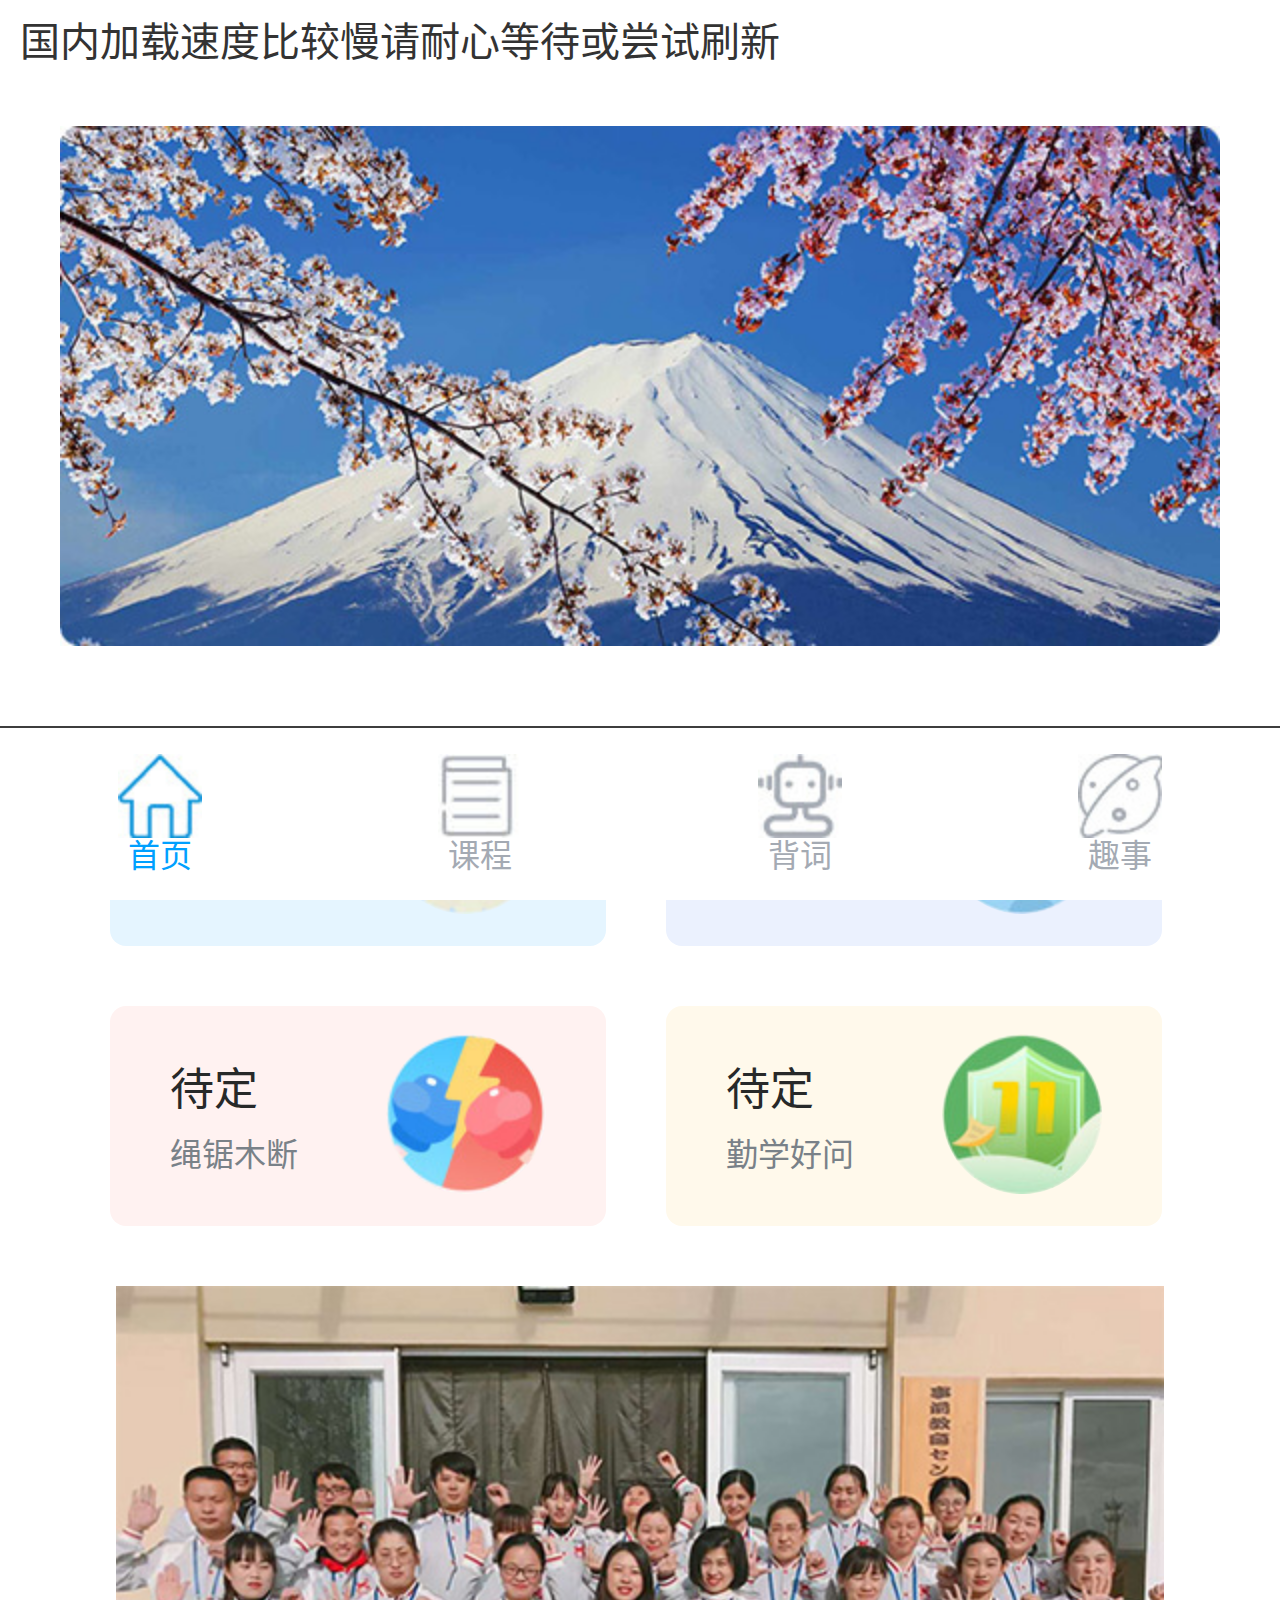
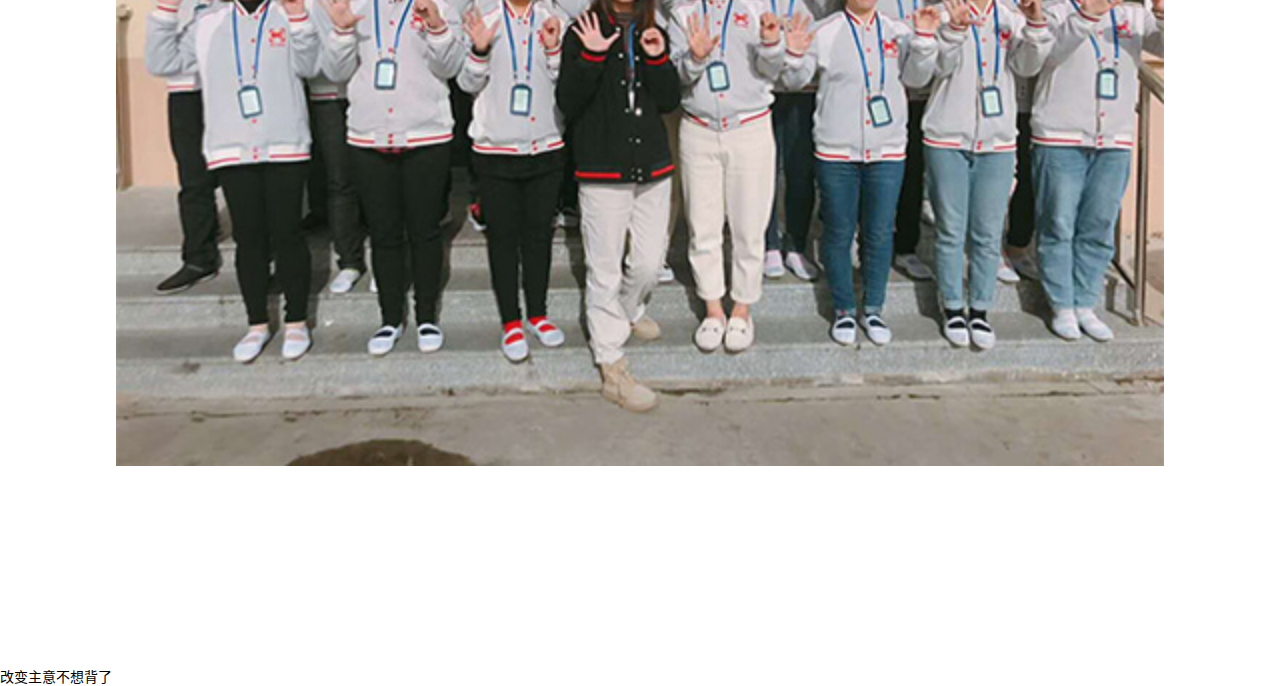
<file: index.html>
<!doctype html>
<html lang="zh-CN">
<head>
<meta charset="utf-8">
<meta http-equiv="X-UA-Compatible" content="IE=edge">
<meta name="viewport" content="width=device-width,initial-scale=1,maximum-scale=1,user-scalable=no">
<meta name="renderer" content="webkit">
<title>新日语基础教程1--850</title>
<link rel="stylesheet" href="css/mormalize.css">
<link rel="stylesheet" href="css/animate.css">
<link rel="stylesheet" href="css/swiper.min.css">
<link rel="stylesheet" href="css/index.css">
<script src="js/fontsize.js"></script>
<script src="js/jquery-1.11.3.min.js"></script>
<script src="js/swiper.min.js"></script>


<meta name="keywords" content="" />
<meta name="description" content="" />
<style>
	
</style>
</head>
<p style="color:#333;font-size: .2rem;margin-left: .1rem;margin-top: .1rem;">国内加载速度比较慢请耐心等待或尝试刷新</p>

<div class="banner">
	<div class="swiper-container1">
    <div class="swiper-wrapper">
      <div class="swiper-slide">
      	<img src="images/banner1.jpg" alt="富士山">
      </div>
     
    </div>
    <!-- Add Pagination -->
    
  </div>

</div>
<div class="content">
	<ul>
		<li>
			<a href="course.html">
				<div>
					<p class="tit">记单词</p>
					<p class="tit-con">业精于勤</p>
				</div>
				<div>
					<img src="images/con1.jpg" alt="">
				</div>
			</a>
		</li>
		<li class="remember">
			<a href="javascript:void(0);">
				<div>
					<p class="tit">背单词</p>
					<p class="tit-con">坚持不懈</p>
				</div>
				<div>
					<img src="images/con2.jpg" alt="">
				</div>
			</a>
		</li>
		<li>
			<a href="rember.html">
				<div>
					<p class="tit">待定</p>
					<p class="tit-con">绳锯木断</p>
				</div>
				<div>
					<img src="images/con3.jpg" alt="">
				</div>
			</a>
		</li>
		<li>
			<a href="">
				<div>
					<p class="tit">待定</p>
					<p class="tit-con">勤学好问</p>
				</div>
				<div>
					<img src="images/con4.jpg" alt="">
				</div>
			</a>
		</li>
		
	</ul>
</div>
<div class="clear"></div>
<div class="photo">
	<img src="images/photo1.jpg" alt="">
</div>
<div class="clear"></div>
<div style="width: 6.4rem;height: .86rem"></div>
<footer>
	<a href="index.html">
		<img src="images/icon1-2.jpg" alt="">
		<p class="active">首页</p>
	</a>
	<a href="course.html">
		<img src="images/icon2-1.jpg" alt="">
		<p>课程</p>
	</a>
	<a class="remember" href="javascript:void(0);">
		<img src="images/icon3-1.jpg" alt="">
		<p>背词</p>
	</a>
	<a href="news.html">
		<img src="images/icon4-1.jpg" alt="">
		<p>趣事</p>
	</a>
</footer>


<script>
var swiper = new Swiper('.swiper-container1', {
	autoplay: {
        delay: 2500,
        disableOnInteraction: false,
      },
	centeredSlides: true,
    loop : true
});

</script>



<script src="js/cover.js"></script>
<script src="js/index.js"></script>

</body>
</html>
</file>
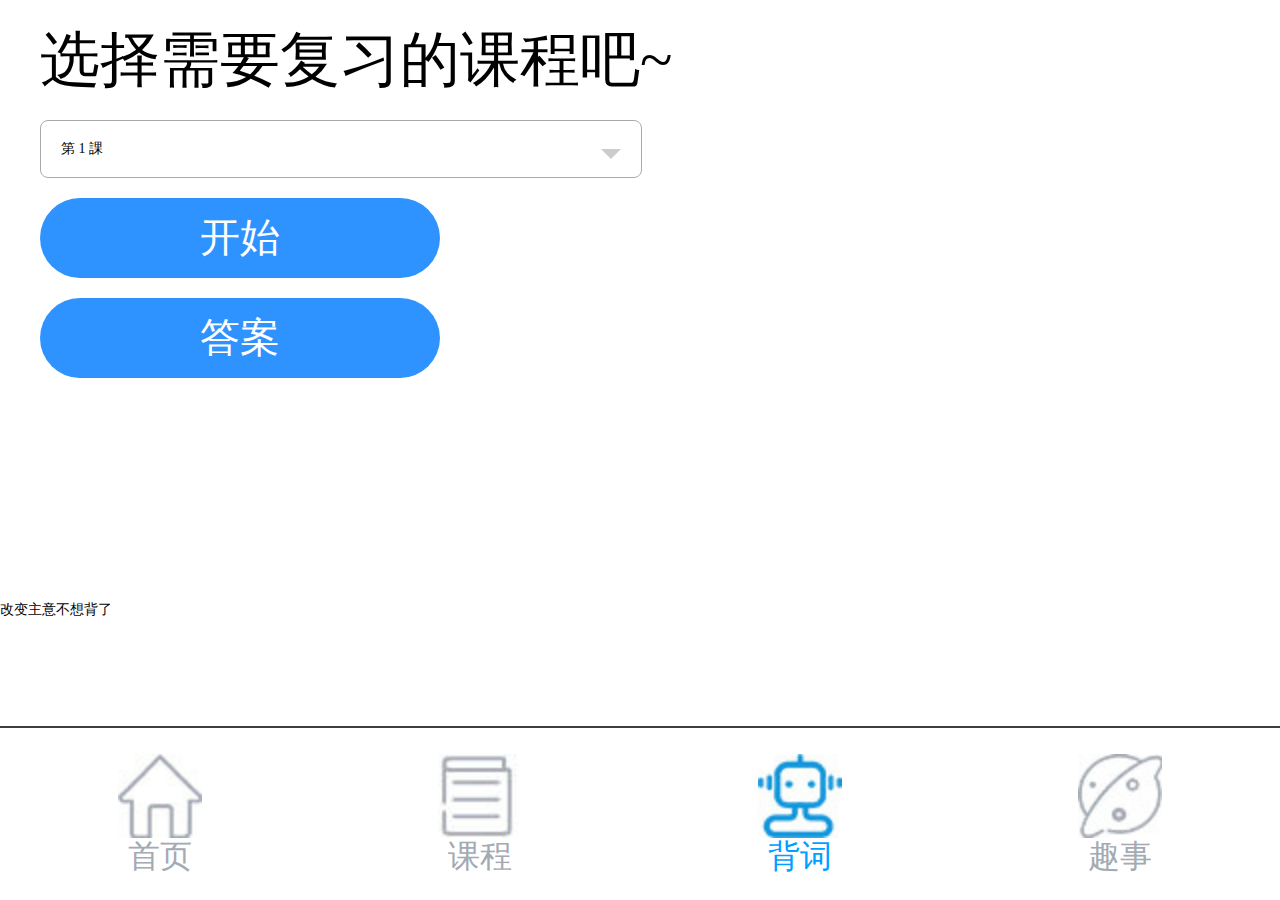
<file: cnjp.html>
<!DOCTYPE html>
<html lang="en">
<head>
	<meta charset="UTF-8">
	<title>根据汉语回忆假名</title>
    <link rel="stylesheet" href="css/mormalize.css">
<link rel="stylesheet" href="css/animate.css">
<link rel="stylesheet" href="css/swiper.min.css">
<link rel="stylesheet" href="css/index.css">
<link rel="stylesheet" href="css/cnjp.css">
<script src="js/fontsize.js"></script>
<script src="js/jquery-1.11.3.min.js"></script>
<script src="js/swiper.min.js"></script>

	
</head>
<body>

	<div>
		<!-- <audio src='' autoplay class="audio"></audio> -->
        <p class="tit">选择需要复习的课程吧~</p>
		<div class="select"><select class="selectNum"></select></div>
		<p class="cnjp">开始</p>
		<p class="startcn">下一个</p>
		<div class="txt"></div>
		<div id="answer">
		    <p class="answer">答案</p>

			<div class="answerTxt">
				<p class="answerTxtjp"></p>
				<p class="answerTxtjy"></p>
			</div>
		</div>
	
	</div>
    <div style="width: 6.4rem;height: .86rem"></div>
<footer>
    <a href="index.html">
        <img src="images/icon1-1.jpg" alt="">
        <p>首页</p>
    </a>
    <a href="course.html">
        <img src="images/icon2-1.jpg" alt="">
        <p>课程</p>
    </a>
    <a class="remember" href="javascript:void(0);">
        <img src="images/icon3-2.jpg" alt="">
        <p class="active">背词</p>
    </a>
    <a href="news.html">
        <img src="images/icon4-1.jpg" alt="">
        <p>趣事</p>
    </a>
</footer>
	

	<script>
		window.onload = function() {
		    var navSwiper = new Swiper('#header', {
		        freeMode: true,
		        slidesPerView: 'auto',
		        freeModeSticky: true,
		    });
		     var navSwiper = new Swiper('#tabs', {
		        freeMode: true,
		        slidesPerView: 'auto',
		        freeModeSticky: true,
		    });
			
			
		  //   var bannerSwiper = new Swiper('#banner', {
		  //       autoplay: 5000,
		  //       visibilityFullFit: true,
		  //       loop: true,
		  //       pagination: {
		  //           el: '#banner .pagination',
		  //       }
		  //   });

		  //   var announcementSwiper = new Swiper('#announcement', {
		  //       direction: 'vertical',
				// loop: true,
		  //       autoplay: {
		  //           delay: 3000,
		  //           disableOnInteraction: false,
		  //       }
		  //   })

		    var tabsSwiper = new Swiper('#tabs-container', {
		        speed: 500,
		        on: {
		            slideChangeTransitionStart: function() {
		                $("#tabs .active").removeClass('active');
		                $("#tabs a").eq(this.activeIndex).addClass('active');
		            }
		        }
		    })
		    $("#tabs a").on('click', function(e) {
		        e.preventDefault()
		        $("#tabs .active").removeClass('active')
		        $(this).addClass('active')
		        tabsSwiper.slideTo($(this).index())
		    })



}

          
	</script>
	<script>
		
		    /*
            * @Author: tyler
            * @Date:   2018-10-02 12:50
            * @Last Modified by:   tyler
            * @Last Modified time: 
            */
            var book = [
                {"class" : "第 1 課",
                 "word" : [
                    {
                        "jp" : 'わたし',
                        "jy" : '私',
                        "cn" : '我',
                        "st" : 'y'
                    },
                    
                    {
                        "jp" : 'わたしたち',
                        "jy" : '私逹',
                        "cn" : '我们',
                        "st" : 'y'
                    },
                    {
                        "jp" : 'あなた',
                        "jy" : 'あなた',
                        "cn" : '你',
                        "st" : 'y'
                    },
                    {
                        "jp" : 'あのひと',
                        "jy" : 'あのひと',
                        "cn" : '那个人',
                        "st" : 'y'
                    },
                    {
                        "jp" : 'みなさん',
                        "jy" : '皆さん',
                        "cn" : '大家',
                        "st" : 'y'
                    },
                    
                    {
                        "jp" : 'せんせい',
                        "jy" : '先生',
                        "cn" : '老师',
                        "st" : 'y'
                    },
                    {
                        "jp" : 'さん',
                        "jy" : 'さん',
                        "cn" : '先生、夫人、小姐 ',
                        "st" : 'y'
                    },

                    
                    {
                        "jp" : 'けんしゅうせい',
                        "jy" : '研修生',
                        "cn" : '研修生',
                        "st" : 'y'
                    },
                    {
                        "jp" : 'だれ',
                        "jy" : '誰',
                        "cn" : '谁',
                        "st" : 'y'
                    },
                    {
                        "jp" : 'どなた',
                        "jy" : 'どなた',
                        "cn" : '哪位',
                        "st" : 'y'
                    },
                    
                    {
                        "jp" : 'はい',
                        "jy" : 'はい',
                        "cn" : '是',
                        "st" : 'y'
                    },
                    
                    
                    {
                        "jp" : 'いいえ',
                        "jy" : 'いいえ',
                        "cn" : '不是',
                        "st" : 'y'
                    },
                    {
                        "jp" : 'でんき',
                        "jy" : '電気',
                        "cn" : '电气',
                        "st" : 'y'
                    },
                    {
                        "jp" : 'きかい',
                        "jy" : '機械',
                        "cn" : '机械',
                        "st" : 'y'
                    },
                    {
                        "jp" : 'じどうしゃ',
                        "jy" : '自動車',
                        "cn" : '汽车',
                        "st" : 'y'
                    },
                    {
                        "jp" : 'でんき',
                        "jy" : '電気',
                        "cn" : '电气',
                        "st" : 'y'
                    },
                    {
                        "jp" : 'コンピューター',
                        "jy" : '',
                        "cn" : '计算机',
                        "st" : 'y'
                    },
                    {
                        "jp" : 'せんもん',
                        "jy" : '専門',
                        "cn" : '专业',
                        "st" : 'y'
                    },
                    {
                        "jp" : 'さい',
                        "jy" : '歳',
                        "cn" : '岁',
                        "st" : 'y'
                    },
                    {
                        "jp" : 'なんさい',
                        "jy" : '何歳',
                        "cn" : '几岁',
                        "st" : 'y'
                    },
                    {
                        "jp" : 'おいくつ',
                        "jy" : 'おいくつ',
                        "cn" : '多大岁数',
                        "st" : 'y'
                    },
                    {
                        "jp" : 'にほん',
                        "jy" : '日本',
                        "cn" : '日本',
                        "st" : 'y'
                    },
                    {
                        "jp" : 'インド',
                        "jy" : '',
                        "cn" : '印度',
                        "st" : 'y'
                    },
                    {
                        "jp" : 'インドネシア',
                        "jy" : '',
                        "cn" : '印度尼西亚',
                        "st" : 'y'
                    },
                    {
                        "jp" : 'かんこく',
                        "jy" : '韓国',
                        "cn" : '韩国',
                        "st" : 'y'
                    },
                    {
                        "jp" : 'ちゅうごく',
                        "jy" : '中国',
                        "cn" : '中国',
                        "st" : 'y'
                    }
                    ,
                    {
                        "jp" : 'フィリピン',
                        "jy" : '',
                        "cn" : '菲律宾',
                        "st" : 'y'
                    },
                    {
                        "jp" : 'タイ',
                        "jy" : '',
                        "cn" : '泰国',
                        "st" : 'y'
                    },
                    {
                        "jp" : 'マレーシア',
                        "jy" : '',
                        "cn" : '马来西亚',
                        "st" : 'y'
                    }
                    ,
                    {
                        "jp" : 'じん',
                        "jy" : '人',
                        "cn" : '人',
                        "st" : 'y'
                    }
                    ,
                    {
                        "jp" : 'おはようございます',
                        "jy" : '',
                        "cn" : '早上好',
                        "st" : 'y'
                    }
                    ,
                    {
                        "jp" : 'はじめまして',
                        "jy" : '',
                        "cn" : '初次见面',
                        "st" : 'y'
                    }
                    ,
                    {
                        "jp" : 'どうぞよろしく',
                        "jy" : '',
                        "cn" : '请多关照',
                        "st" : 'y'
                    }

                ]
            },
            {"class" : "第 2 課",
                 "word" : [
                    {
                        "jp" : 'これ',
                        "jy" : 'これ',
                        "cn" : '这，这个（代词）',
                        "st" : 'y'
                    },
                    
                    {
                        "jp" : 'それ',
                        "jy" : 'それ',
                        "cn" : '那，那个（代词）',
                        "st" : 'y'
                    },
                    {
                        "jp" : 'あれ',
                        "jy" : 'あれ',
                        "cn" : '那，那个（代词）',
                        "st" : 'y'
                    },
                    {
                        "jp" : 'この',
                        "jy" : 'この',
                        "cn" : '这，这个（连词）',
                        "st" : 'y'
                    },
                    {
                        "jp" : 'その',
                        "jy" : 'その',
                        "cn" : '那，那个（连词）',
                        "st" : 'y'
                    },
                    {
                        "jp" : 'あの',
                        "jy" : 'あの',
                        "cn" : '那，那个（连词）',
                        "st" : 'y'
                    },
                    {
                        "jp" : 'ほん',
                        "jy" : '本',
                        "cn" : '书',
                        "st" : 'y'
                    },
                    {
                        "jp" : 'ざっし',
                        "jy" : '雑誌',
                        "cn" : '杂志',
                        "st" : 'y'
                    },
                    {
                        "jp" : 'じしょ',
                        "jy" : '辞書',
                        "cn" : '字典',
                        "st" : 'y'
                    },
                    {
                        "jp" : 'ノード',
                        "jy" : '',
                        "cn" : '笔记本',
                        "st" : 'y'
                    },
                    {
                        "jp" : 'かみ',
                        "jy" : '紙',
                        "cn" : '纸',
                        "st" : 'y'
                    },
                    {
                        "jp" : 'しんぶん',
                        "jy" : '新聞',
                        "cn" : '报纸',
                        "st" : 'y'
                    },
                    {
                        "jp" : 'てがみ',
                        "jy" : '手紙',
                        "cn" : '信',
                        "st" : 'y'
                    },
                    {
                        "jp" : 'えんぴつ',
                        "jy" : '鉛筆',
                        "cn" : '铅笔',
                        "st" : 'y'
                    },
                    {
                        "jp" : 'ボールペン',
                        "jy" : '',
                        "cn" : '圆珠笔',
                        "st" : 'y'
                    },
                    {
                        "jp" : 'シャープペンシル',
                        "jy" : '',
                        "cn" : '自动铅笔',
                        "st" : 'y'
                    },
                    {
                        "jp" : 'タバコ',
                        "jy" : '',
                        "cn" : '香烟',
                        "st" : 'y'
                    },
                    {
                        "jp" : 'マッチ',
                        "jy" : '',
                        "cn" : '火柴',
                        "st" : 'y'
                    },
                    {
                        "jp" : 'ライター',
                        "jy" : '',
                        "cn" : '打火机',
                        "st" : 'y'
                    },
                    {
                        "jp" : 'はいざら',
                        "jy" : '灰皿',
                        "cn" : '烟灰缸',
                        "st" : 'y'
                    },
                    {
                        "jp" : 'かぎ',
                        "jy" : '鍵',
                        "cn" : '钥匙 ',
                        "st" : 'y'
                    },
                    {
                        "jp" : 'とけい',
                        "jy" : '時計',
                        "cn" : '钟',
                        "st" : 'y'
                    },
                    {
                        "jp" : 'かばん',
                        "jy" : '鞄',
                        "cn" : '包',
                        "st" : 'y'
                    },
                    {
                        "jp" : 'はこ',
                        "jy" : '箱',
                        "cn" : '箱子',
                        "st" : 'y'
                    },
                    {
                        "jp" : 'テープレコーダ',
                        "jy" : '',
                        "cn" : '录音机',
                        "st" : 'y'
                    },
                    {
                        "jp" : 'でんわ',
                        "jy" : '電話',
                        "cn" : '电话',
                        "st" : 'y'
                    },
                    {
                        "jp" : 'いす',
                        "jy" : '椅子',
                        "cn" : '椅子',
                        "st" : 'y'
                    },
                    {
                        "jp" : 'つくえ',
                        "jy" : '机',
                        "cn" : '桌子',
                        "st" : 'y'
                    },
                    {
                        "jp" : 'まど',
                        "jy" : '窓',
                        "cn" : '窗户',
                        "st" : 'y'
                    },
                    {
                        "jp" : 'ドア',
                        "jy" : '',
                        "cn" : '门',
                        "st" : 'y'
                    },
                    {
                        "jp" : 'ラジオ',
                        "jy" : '',
                        "cn" : '收音机',
                        "st" : 'y'
                    },
                    {
                        "jp" : 'テレビ',
                        "jy" : '',
                        "cn" : '电视机',
                        "st" : 'y'
                    },
                    {
                        "jp" : 'カメラ',
                        "jy" : '',
                        "cn" : '照相机',
                        "st" : 'y'
                    },
                    {
                        "jp" : 'なん',
                        "jy" : '何',
                        "cn" : '什么',
                        "st" : 'y'
                    },
                    {
                        "jp" : 'そう',
                        "jy" : 'そう',
                        "cn" : '是的',
                        "st" : 'y'
                    },
                    {
                        "jp" : 'おねがいします',
                        "jy" : 'お願いします',
                        "cn" : '拜托了',
                        "st" : 'y'
                    },
                    {
                        "jp" : 'どうぞ',
                        "jy" : 'どうぞ',
                        "cn" : '请',
                        "st" : 'y'
                    },
                    {
                        "jp" : 'どうもありがとうございます',
                        "jy" : 'どうもありがとうございます',
                        "cn" : '十分感谢，多谢您',
                        "st" : 'y'
                    },
                    {
                        "jp" : 'あ',
                        "jy" : 'あ',
                        "cn" : '啊（感叹词）',
                        "st" : 'y'
                    },
                    {
                        "jp" : 'ちょっと',
                        "jy" : 'ちょっと',
                        "cn" : '一会儿 ',
                        "st" : 'y'
                    },
                    {
                        "jp" : 'まってください',
                        "jy" : '待って下さい',
                        "cn" : '请等一下',
                        "st" : 'y'
                    },
                    {
                        "jp" : 'ちがいます',
                        "jy" : '違います',
                        "cn" : '不是，错了',
                        "st" : 'y'
                    }
                ]
            },
            {"class" : "第 3 課",
                 "word" : [
                    {
                        "jp" : 'ここ',
                        "jy" : 'ここ',
                        "cn" : '这边、这里（代词）',
                        "st" : 'y'
                    },
                    
                    {
                        "jp" : 'そこ',
                        "jy" : 'そこ',
                        "cn" : '那边、那里（代词）',
                        "st" : 'y'
                    },
                    {
                        "jp" : 'あそこ',
                        "jy" : 'あそこ',
                        "cn" : '那边、那里（代词）',
                        "st" : 'y'
                    },
                    {
                        "jp" : 'どこ',
                        "jy" : 'どこ',
                        "cn" : '哪里、何处（代词）',
                        "st" : 'y'
                    },
                    {
                        "jp" : 'こちら',
                        "jy" : 'こちら',
                        "cn" : '这边、这里（代词）',
                        "st" : 'y'
                    },
                    {
                        "jp" : 'そちら',
                        "jy" : 'そちら',
                        "cn" : '那边、那边（代词）',
                        "st" : 'y'
                    },
                    {
                        "jp" : 'きょうしつ',
                        "jy" : '教室',
                        "cn" : '教室',
                        "st" : 'y'
                    },
                    {
                        "jp" : 'しょくどう',
                        "jy" : '食堂',
                        "cn" : '食堂',
                        "st" : 'y'
                    },
                    {
                        "jp" : 'おてあらい',
                        "jy" : 'お手洗い',
                        "cn" : '洗手间',
                        "st" : 'y'
                    },
                    {
                        "jp" : 'トイレ',
                        "jy" : 'トイレ',
                        "cn" : '卫生间 ',
                        "st" : 'y'
                    },
                    {
                        "jp" : 'ロビー',
                        "jy" : 'ロビー',
                        "cn" : '走廊、前厅',
                        "st" : 'y'
                    },
                    {
                        "jp" : 'うけつけ',
                        "jy" : '受付',
                        "cn" : '接待处',
                        "st" : 'y'
                    },
                    {
                        "jp" : 'じむしょ',
                        "jy" : '事務所',
                        "cn" : '办公室',
                        "st" : 'y'
                    },
                    {
                        "jp" : 'へや',
                        "jy" : '部屋',
                        "cn" : '房间',
                        "st" : 'y'
                    },
                    {
                        "jp" : 'にわ',
                        "jy" : '庭',
                        "cn" : '院子',
                        "st" : 'y'
                    },
                    {
                        "jp" : 'けんしゅうセンター',
                        "jy" : '研修センター',
                        "cn" : '研修中心',
                        "st" : 'y'
                    },
                    {
                        "jp" : 'エレベーター',
                        "jy" : 'エレベーター',
                        "cn" : '电梯',
                        "st" : 'y'
                    },
                    {
                        "jp" : 'うち',
                        "jy" : 'うち',
                        "cn" : '家',
                        "st" : 'y'
                    },
                    {
                        "jp" : 'かいしゃ',
                        "jy" : '会社',
                        "cn" : '公司',
                        "st" : 'y'
                    },
                    {
                        "jp" : 'くに',
                        "jy" : '国',
                        "cn" : '国家',
                        "st" : 'y'
                    },
                    {
                        "jp" : 'うりば',
                        "jy" : '売り場',
                        "cn" : '柜台、售货处',
                        "st" : 'y'
                    },
                    {
                        "jp" : 'かい',
                        "jy" : '階',
                        "cn" : '层、楼 ',
                        "st" : 'y'
                    },
                    {
                        "jp" : 'えん',
                        "jy" : '円',
                        "cn" : '元（日本货币单位）',
                        "st" : 'y'
                    },
                    {
                        "jp" : 'いくら',
                        "jy" : 'いくら',
                        "cn" : '多少钱',
                        "st" : 'y'
                    },
                    {
                        "jp" : 'ひゃく',
                        "jy" : '百',
                        "cn" : '百',
                        "st" : 'y'
                    },
                    {
                        "jp" : 'せん',
                        "jy" : '千',
                        "cn" : '千',
                        "st" : 'y'
                    },
                    {
                        "jp" : 'まん',
                        "jy" : '万',
                        "cn" : '万',
                        "st" : 'y'
                    },
                    {
                        "jp" : 'アメリカ',
                        "jy" : 'アメリカ',
                        "cn" : '美国',
                        "st" : 'y'
                    },
                    {
                        "jp" : 'イギリス',
                        "jy" : 'イギリス',
                        "cn" : '英国',
                        "st" : 'y'
                    },
                    {
                        "jp" : 'ちょっとすみません',
                        "jy" : 'ちょっとすみません',
                        "cn" : '打扰一下',
                        "st" : 'y'
                    },
                    {
                        "jp" : 'どうも',
                        "jy" : 'どうも',
                        "cn" : '谢谢',
                        "st" : 'y'
                    },
                    {
                        "jp" : 'いらっしゃいませ',
                        "jy" : 'いらっしゃいませ',
                        "cn" : '您来了（表欢迎寒暄语）',
                        "st" : 'y'
                    },
                    {
                        "jp" : 'じゃあ',
                        "jy" : 'じゃあ',
                        "cn" : '那么',
                        "st" : 'y'
                    },
                    {
                        "jp" : 'これをください',
                        "jy" : 'これをください',
                        "cn" : '请给我这个',
                        "st" : 'y'
                    }
                ]
            },
            {"class" : "第 4 課",
                 "word" : [
                    {
                        "jp" : 'おきます',
                        "jy" : '起きます',
                        "cn" : '起床',
                        "st" : 'y'
                    },
                    
                    {
                        "jp" : 'ねます',
                        "jy" : '寝ます',
                        "cn" : '睡觉',
                        "st" : 'y'
                    },
                    {
                        "jp" : 'はたらきます',
                        "jy" : '働きます',
                        "cn" : '工作',
                        "st" : 'y'
                    },
                    {
                        "jp" : 'みます',
                        "jy" : '休ます',
                        "cn" : '休息',
                        "st" : 'y'
                    },
                    {
                        "jp" : 'いま',
                        "jy" : '今',
                        "cn" : '现在',
                        "st" : 'y'
                    },
                    {
                        "jp" : 'じ',
                        "jy" : '時',
                        "cn" : '时',
                        "st" : 'y'
                    },
                    {
                        "jp" : 'ぶん',
                        "jy" : '分',
                        "cn" : '分',
                        "st" : 'y'
                    },
                    {
                        "jp" : 'ぷん',
                        "jy" : '分',
                        "cn" : '分',
                        "st" : 'y'
                    },
                    {
                        "jp" : 'はん',
                        "jy" : '半',
                        "cn" : '半',
                        "st" : 'y'
                    },
                    {
                        "jp" : 'なんじ',
                        "jy" : '何時',
                        "cn" : '什么时候',
                        "st" : 'y'
                    },
                    {
                        "jp" : 'なんぶん',
                        "jy" : '何分',
                        "cn" : '几分',
                        "st" : 'y'
                    },
                    {
                        "jp" : 'ごぜん',
                        "jy" : '午前',
                        "cn" : '上午',
                        "st" : 'y'
                    },
                    {
                        "jp" : 'ごご',
                        "jy" : '午後',
                        "cn" : '下午',
                        "st" : 'y'
                    },
                    {
                        "jp" : 'あさ',
                        "jy" : '朝',
                        "cn" : '早上',
                        "st" : 'y'
                    },
                    {
                        "jp" : 'ひる',
                        "jy" : '昼',
                        "cn" : '中午',
                        "st" : 'y'
                    },
                    {
                        "jp" : 'ばん',
                        "jy" : '晩',
                        "cn" : '晚上',
                        "st" : 'y'
                    },
                    {
                        "jp" : 'よる',
                        "jy" : '夜',
                        "cn" : '晚上',
                        "st" : 'y'
                    },
                    {
                        "jp" : 'おととい',
                        "jy" : 'おととい',
                        "cn" : '前天',
                        "st" : 'y'
                    },
                    {
                        "jp" : 'きのう',
                        "jy" : '昨日',
                        "cn" : '昨天',
                        "st" : 'y'
                    },
                    {
                        "jp" : 'きょう',
                        "jy" : '今日',
                        "cn" : '今天',
                        "st" : 'y'
                    },
                    {
                        "jp" : 'あした',
                        "jy" : '明日',
                        "cn" : '明天',
                        "st" : 'y'
                    },
                    {
                        "jp" : 'あさって',
                        "jy" : 'あさって',
                        "cn" : '后天',
                        "st" : 'y'
                    },
                    {
                        "jp" : 'けさ',
                        "jy" : '今朝',
                        "cn" : '今天早上',
                        "st" : 'y'
                    },
                    {
                        "jp" : 'こんばん',
                        "jy" : '今晩',
                        "cn" : '今天晚上',
                        "st" : 'y'
                    },
                    {
                        "jp" : 'まいあさ',
                        "jy" : '毎朝',
                        "cn" : '每天早上',
                        "st" : 'y'
                    },
                    {
                        "jp" : 'まいばん',
                        "jy" : '毎晩',
                        "cn" : '每天晚上',
                        "st" : 'y'
                    },
                    {
                        "jp" : 'まいにち',
                        "jy" : '毎日',
                        "cn" : '每天',
                        "st" : 'y'
                    },
                    {
                        "jp" : 'にほんご',
                        "jy" : '日本語',
                        "cn" : '日语',
                        "st" : 'y'
                    },
                    {
                        "jp" : 'べんきょう',
                        "jy" : '勉強',
                        "cn" : '学习（名词）',
                        "st" : 'y'
                    },
                    {
                        "jp" : 'こうぎ',
                        "jy" : '講義',
                        "cn" : '讲座',
                        "st" : 'y'
                    },
                    {
                        "jp" : 'けんがく',
                        "jy" : '見学',
                        "cn" : '参观学习',
                        "st" : 'y'
                    },
                    {
                        "jp" : 'から',
                        "jy" : 'から',
                        "cn" : '开始',
                        "st" : 'y'
                    },
                    {
                        "jp" : 'まで',
                        "jy" : 'まで',
                        "cn" : '结束',
                        "st" : 'y'
                    },
                    {
                        "jp" : 'にちようび',
                        "jy" : '日曜日',
                        "cn" : '星期天',
                        "st" : 'y'
                    },
                    {
                        "jp" : 'げつようび',
                        "jy" : '月曜日',
                        "cn" : '星期一',
                        "st" : 'y'
                    },
                    {
                        "jp" : 'かようび',
                        "jy" : '火曜日',
                        "cn" : '星期二 ',
                        "st" : 'y'
                    },
                    {
                        "jp" : 'すいようび',
                        "jy" : '水曜日',
                        "cn" : '星期三',
                        "st" : 'y'
                    },
                    {
                        "jp" : 'もくようび',
                        "jy" : '木曜日',
                        "cn" : '星期四',
                        "st" : 'y'
                    },
                    {
                        "jp" : 'きんようび',
                        "jy" : '金曜日',
                        "cn" : '星期五',
                        "st" : 'y'
                    },
                    {
                        "jp" : 'どようび',
                        "jy" : '土曜日',
                        "cn" : '星期六',
                        "st" : 'y'
                    },
                    {
                        "jp" : 'なんようび',
                        "jy" : '何曜日',
                        "cn" : '星期几',
                        "st" : 'y'
                    },
                    {
                        "jp" : 'そうですか',
                        "jy" : 'そうですか',
                        "cn" : '是吗',
                        "st" : 'y'
                    },
                    {
                        "jp" : 'たいへんですね',
                        "jy" : '大変ですね',
                        "cn" : '够呛 不得了(表示对对方同情和慰问的心情)',
                        "st" : 'y'
                    }
                ]
            }
           ];

     $(function() {
     	/*-------------增加开始----------------*/
     	var start=0
     	var bookCopy = JSON.parse(JSON.stringify(book)) // 保留原数组，以防篡改
     	$('.cnjp').click(function(){
     		$('.answerTxt').hide()

     		bookCopy = JSON.parse(JSON.stringify(book))
     		start = $(".selectNum").children('option:selected').val();  
     		$('.startcn').click()
     		// bookCopy = JSON.parse(JSON.stringify(book))
     		// var b = bookCopy[start]
     		$(this).hide()
     		$('.startcn,.txt').show()     		
		  	console.log(start)
     	})
     	$('.startcn').click(function(){
     		$('.answerTxt').hide()
     		$('.cnjp').hide()
     		var words = bookCopy[start].word
     		if(words.length==0){
     			// disp_confirm()
     			$('.cnjp').show()
     			$('.startcn').hide()
     			$('.txt').text('')
     			alert('哇你好棒啊！竟然完成了本课复习！')
     			return;
     		}
     		var num = Math.floor(Math.random() * words.length);
            $('.txt').text(words[num].cn);


	     		
	     	$('.answerTxtjp').text(words[num].jp);
	     	$('.answerTxtjy').text(words[num].jy);
	     	
            // $('.audio').attr({'src':"http://fanyi.baidu.com/gettts?lan=jp&text="+words[num].jp+"&spd=5&source=web"})
            // http://fanyi.baidu.com/gettts?lan=zh&text=%E7%8E%8B%E7%84%95%E9%94%81&spd=5&source=web //中文
        //     var audio = document.getElementsByTagName('audio')[0];
      		// audio.load();
     		words.splice(num,1) //删除随机到的这个

     	})


     	$('.answer').click(function() {
     		$('.answerTxt').show()
     		
     	});

     	$(".selectNum").change(function(){
     		bookCopy = JSON.parse(JSON.stringify(book))
     		start = $(this).children('option:selected').val();  
     		$('.cnjp').hide()
     		$('.startcn,.txt').show()
     		$('.startcn').click()
		});


     	
     	/*-------------增加结束----------------*/
          var SmalltypeName = [];     
          $.each(book,function (i,item) { //循环得出“class”
              SmalltypeName.push(item.class);

              $('.selectNum').append('<option value="'+i+'">'+item["class"]+'</option>'); 

              
          });
        });
	</script>



<script src="js/cover.js"></script>
<script src="js/index.js"></script>

</body>
</html>
</file>
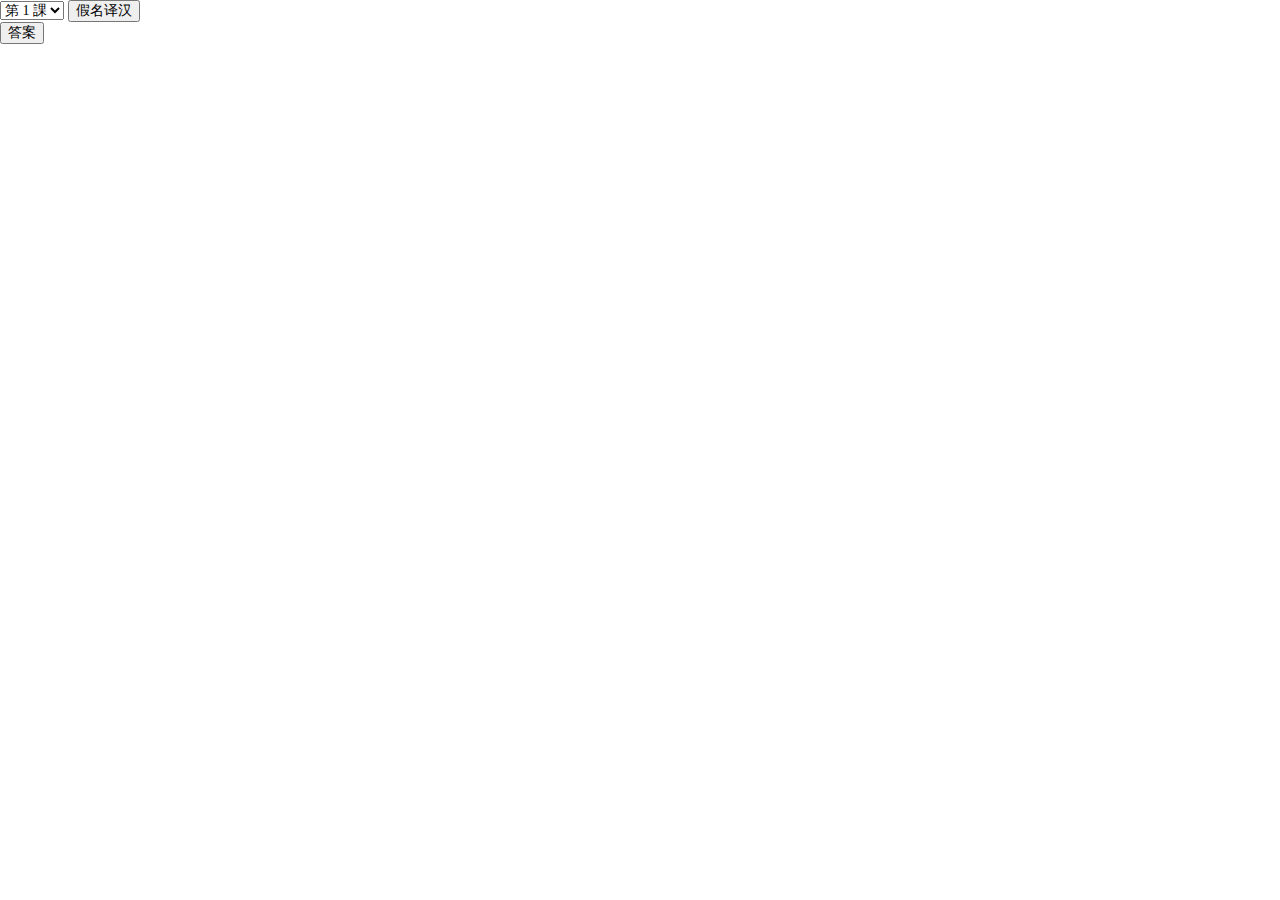
<file: index2.html>
<!DOCTYPE html>
<html lang="en">
<head>
  <meta charset="UTF-8">
  <title>Document</title>
  <link rel="stylesheet" href="css/mormalize.css">
  <link rel="stylesheet" href="css/animate.css">
  <link rel="stylesheet" href="css/swiper.min.css">
  <script src="js/fontsize.js"></script>
  <script src="js/jquery-1.11.3.min.js"></script>
  <script src="js/swiper.min.js"></script>
  <style>
  
    #top-line {
      width:100%;
      height:3px;
      line-height:0;
      font-size:0;
      overflow:hidden;
      text-align:center;
      z-index:1;
      background-color:#0fa6ea;
      background:-webkit-linear-gradient(left,rgba(15,166,234,1) 0,rgba(89,204,24,1) 10%,rgba(15,166,234,1) 60%,rgba(15,166,234,1) 100%);
      background:-moz-linear-gradient(left,rgba(15,166,234,1) 0,rgba(89,204,24,1) 10%,rgba(15,166,234,1) 60%,rgba(15,166,234,1) 100%);
      background:-ms-linear-gradient(left,rgba(15,166,234,1) 0,rgba(89,204,24,1) 10%,rgba(15,166,234,1) 60%,rgba(15,166,234,1) 100%);
      background:linear-gradient(left,rgba(15,166,234,1) 0,rgba(89,204,24,1) 10%,rgba(15,166,234,1) 60%,rgba(15,166,234,1) 100%);
    }
  
    #tabs-container {
      /*height:400px;*/
    }
    #tabs {
      border-top:2px solid #9ac7ed;
      background:url(images/headbg.png) no-repeat left top #f9fafa;
      background-size:auto 100%;
      width:100%;
      height:38px;
      overflow:hidden;
    }
    #tabs a {
      font-weight:normal;
      text-align:center;
      float:left;
      width:64px;
      height:38px;
      line-height:38px;
      color:#2a70be;
      text-decoration:none;
    }
    #tabs a.active {
      border-top:2px solid #2a70be;
      margin-top:-2px;
      background-image:url(images/tab_ui.png);
      background-repeat:no-repeat;
      -webkit-background-size:64px 39px;
      -moz-background-size:64px 39px;
      -o-background-size:64px 39px;
      background-size:64px 39px;
      background-position:left top;
      color:#c14545;
    }
    
    .word-list {
      padding:10px;
      border-bottom:1px solid #eceef0;
      box-shadow:0 1px 1px #fff;
      font-weight:normal;
      font-size:80%;

    }
    .startcn,.txt,.answerTxt{
      display: none;
    }

  </style>
  
</head>
<body>

  <div>
    <audio src='' autoplay class="audio"></audio>
    <select class="selectNum"></select>
    <button class="cnjp">假名译汉</button>
    <button class="startcn">下一个</button>
    <div class="txt"></div>
    <div id="answer">
        <button class="answer">答案</button>

      <div class="answerTxt">
        <p class="answerTxtjp"></p>
      </div>
    </div>
  
  </div>
  

  <script>
    window.onload = function() {
        var navSwiper = new Swiper('#header', {
            freeMode: true,
            slidesPerView: 'auto',
            freeModeSticky: true,
        });
         var navSwiper = new Swiper('#tabs', {
            freeMode: true,
            slidesPerView: 'auto',
            freeModeSticky: true,
        });
      
      
      //   var bannerSwiper = new Swiper('#banner', {
      //       autoplay: 5000,
      //       visibilityFullFit: true,
      //       loop: true,
      //       pagination: {
      //           el: '#banner .pagination',
      //       }
      //   });

      //   var announcementSwiper = new Swiper('#announcement', {
      //       direction: 'vertical',
        // loop: true,
      //       autoplay: {
      //           delay: 3000,
      //           disableOnInteraction: false,
      //       }
      //   })

        var tabsSwiper = new Swiper('#tabs-container', {
            speed: 500,
            on: {
                slideChangeTransitionStart: function() {
                    $("#tabs .active").removeClass('active');
                    $("#tabs a").eq(this.activeIndex).addClass('active');
                }
            }
        })
        $("#tabs a").on('click', function(e) {
            e.preventDefault()
            $("#tabs .active").removeClass('active')
            $(this).addClass('active')
            tabsSwiper.slideTo($(this).index())
        })



}

          
  </script>
  <script>
    
        /*
            * @Author: tyler
            * @Date:   2018-10-02 12:50
            * @Last Modified by:   tyler
            * @Last Modified time: 
            */
            var book = [
                {"class" : "第 1 課",
                 "word" : [
                    {
                        "jp" : 'わたし',
                        "jy" : '私',
                        "cn" : '我',
                        "st" : 'y'
                    },
                    
                    {
                        "jp" : 'わたしたち',
                        "jy" : '私逹',
                        "cn" : '我们',
                        "st" : 'y'
                    },
                    {
                        "jp" : 'あなた',
                        "jy" : '',
                        "cn" : '你',
                        "st" : 'y'
                    },
                    {
                        "jp" : 'あのひと',
                        "jy" : '',
                        "cn" : '那个人',
                        "st" : 'y'
                    }
                ]
            },
            {"class" : "第 2 課",
                 "word" : [
                    {
                        "jp" : 'わたし2',
                        "jy" : '私2',
                        "cn" : '我2',
                        "st" : 'y'
                    },
                    
                    {
                        "jp" : 'わたしたち2',
                        "jy" : '私逹2',
                        "cn" : '我们2',
                        "st" : 'y'
                    },
                    {
                        "jp" : 'あなた2',
                        "jy" : '',
                        "cn" : '你2',
                        "st" : 'y'
                    },
                    {
                        "jp" : 'あのひと2',
                        "jy" : '',
                        "cn" : '那个人2',
                        "st" : 'y'
                    }
                ]
            },
            {"class" : "第 3 課",
                 "word" : [
                    {
                        "jp" : 'わたし3',
                        "jy" : '私3',
                        "cn" : '我3',
                        "st" : 'y'
                    },
                    
                    {
                        "jp" : 'わたしたち3',
                        "jy" : '私逹3',
                        "cn" : '我们3',
                        "st" : 'y'
                    },
                    {
                        "jp" : 'あなた3',
                        "jy" : '',
                        "cn" : '你3',
                        "st" : 'y'
                    },
                    {
                        "jp" : 'あのひと3',
                        "jy" : '',
                        "cn" : '那个人3',
                        "st" : 'y'
                    }
                ]
            }
        
           ];

     $(function() {
      /*-------------增加开始----------------*/
      var start=0
      var bookCopy = JSON.parse(JSON.stringify(book)) // 保留原数组，以防篡改
      $('.cnjp').click(function(){
        $('.answerTxt').hide()

        bookCopy = JSON.parse(JSON.stringify(book))
        start = $(".selectNum").children('option:selected').val();  
        $('.startcn').click()
        // bookCopy = JSON.parse(JSON.stringify(book))
        // var b = bookCopy[start]
        $(this).hide()
        $('.startcn,.txt').show()         
        console.log(start)
      })
      $('.startcn').click(function(){
        $('.answerTxt').hide()
        $('.cnjp').hide()
        var words = bookCopy[start].word
        if(words.length==0){
          // disp_confirm()
          $('.cnjp').show()
          $('.startcn').hide()
          $('.txt').text('')
          alert('哇你好棒啊！竟然完成了本课复习！')
          return;
        }
        var num = Math.floor(Math.random() * words.length);
            $('.txt').text(words[num].jp);


          
        $('.answerTxtjp').text(words[num].cn);
        $('.answerTxtjp').text(words[num].cn);
        
            $('.audio').attr({'src':"http://fanyi.baidu.com/gettts?lan=jp&text="+words[num].jp+"&spd=5&source=web"})
            // http://fanyi.baidu.com/gettts?lan=zh&text=%E7%8E%8B%E7%84%95%E9%94%81&spd=5&source=web //中文
            var audio = document.getElementsByTagName('audio')[0];
          audio.load();
        words.splice(num,1) //删除随机到的这个

      })


      $('.answer').click(function() {
        $('.answerTxt').show()
        
      });

      $(".selectNum").change(function(){
        bookCopy = JSON.parse(JSON.stringify(book))
        start = $(this).children('option:selected').val();  
        $('.cnjp').hide()
        $('.startcn,.txt').show()
        $('.startcn').click()
        console.log(start)
    });


      
      /*-------------增加结束----------------*/
          var SmalltypeName = [];     
          $.each(book,function (i,item) { //循环得出“class”
              SmalltypeName.push(item.class);

              $('.selectNum').append('<option value="'+i+'">'+item["class"]+'</option>'); 


              // $.each(item['word'],function (j,item2) {//循环得出“word”
              //    console.log(item2)
              //    var bb =  
              //     '<ul class="word-list">'+
              //     '<li class="ub-f1 tx-c">'+item2["jp"]+'</li>' +
              //     '<li class="ub-f1 tx-c">'+item2["jy"]+'</li>' +
              //     // '<li class="ub-f1 tx-c">'+item2["cn"]+'</li>' +
              //     '</ul>'

              //     $(".answerTxt").append(bb);                                  
              // });


              
          });
        });
  </script>

</body>
</html>
</file>
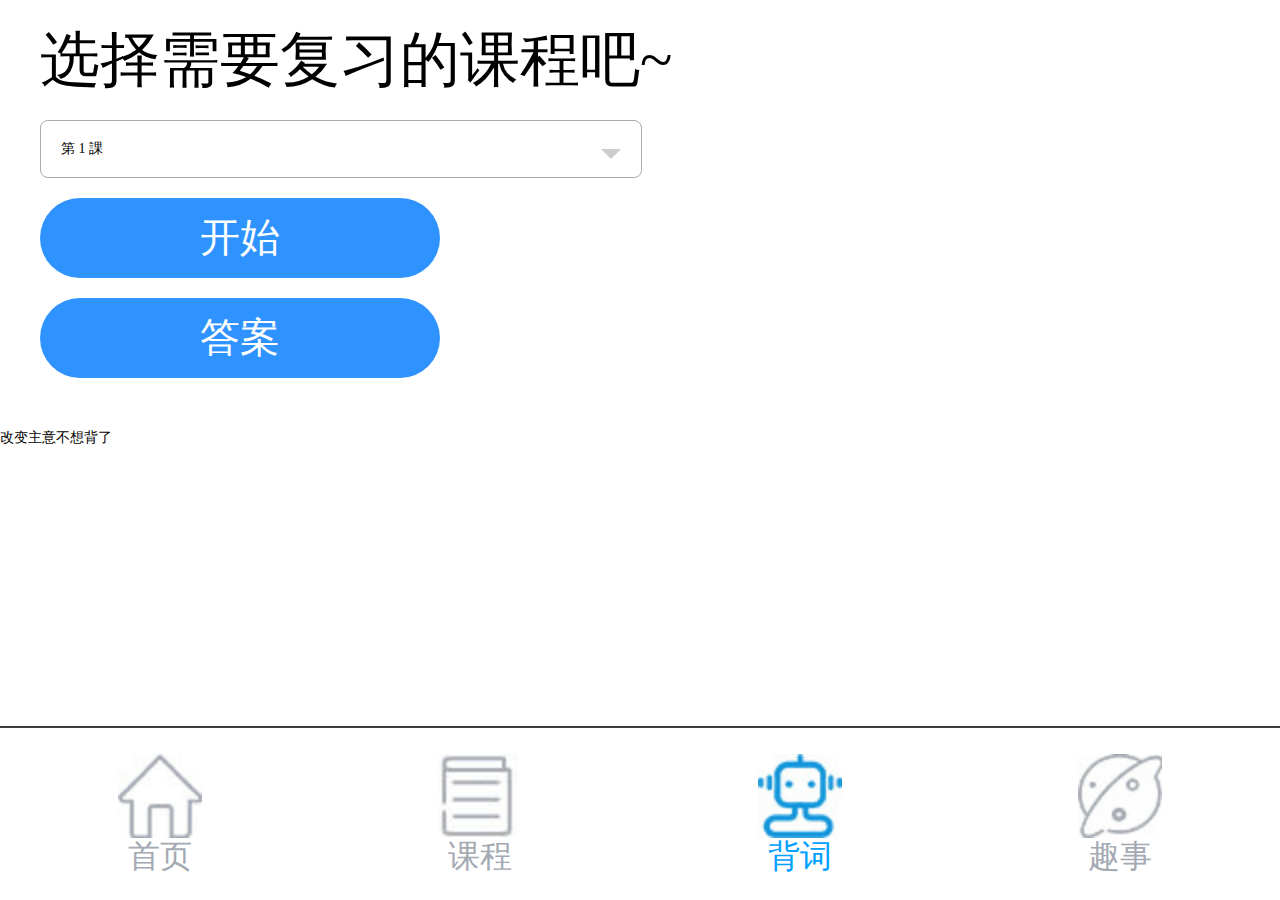
<file: jpcn.html>
<!DOCTYPE html>
<html lang="en">
<head>
  <meta charset="UTF-8">
  <title>根据假名回忆汉语</title>
  <link rel="stylesheet" href="css/mormalize.css">
<link rel="stylesheet" href="css/animate.css">
<link rel="stylesheet" href="css/swiper.min.css">
<link rel="stylesheet" href="css/index.css">
<link rel="stylesheet" href="css/jpcn.css">
<script src="js/fontsize.js"></script>
<script src="js/jquery-1.11.3.min.js"></script>
<script src="js/swiper.min.js"></script>
  <style>


  </style>
  
</head>
<body>

  <div>
    <!-- <audio src='' autoplay class="audio"></audio> -->
    <p class="tit">选择需要复习的课程吧~</p>
    <div class="select"><select class="selectNum"></select></div>
    <p class="cnjp">开始</p>
    <p class="startcn">下一个</p>
    <div class="txt"></div>
    <div id="answer">
        <p class="answer">答案</p>

      <div class="answerTxt">
        <p class="answerTxtjp"></p>
      </div>
    </div>
  
  </div>
  <footer>
    <a href="index.html">
        <img src="images/icon1-1.jpg" alt="">
        <p>首页</p>
    </a>
    <a href="course.html">
        <img src="images/icon2-1.jpg" alt="">
        <p>课程</p>
    </a>
    <a class="remember" href="javascript:void(0);">
        <img src="images/icon3-2.jpg" alt="">
        <p class="active">背词</p>
    </a>
    <a href="news.html">
        <img src="images/icon4-1.jpg" alt="">
        <p>趣事</p>
    </a>
</footer>
  

  <script>
    window.onload = function() {
        var navSwiper = new Swiper('#header', {
            freeMode: true,
            slidesPerView: 'auto',
            freeModeSticky: true,
        });
         var navSwiper = new Swiper('#tabs', {
            freeMode: true,
            slidesPerView: 'auto',
            freeModeSticky: true,
        });
      
      


        var tabsSwiper = new Swiper('#tabs-container', {
            speed: 500,
            on: {
                slideChangeTransitionStart: function() {
                    $("#tabs .active").removeClass('active');
                    $("#tabs a").eq(this.activeIndex).addClass('active');
                }
            }
        })
        $("#tabs a").on('click', function(e) {
            e.preventDefault()
            $("#tabs .active").removeClass('active')
            $(this).addClass('active')
            tabsSwiper.slideTo($(this).index())
        })



}

          
  </script>
  <script>
    
        /*
            * @Author: tyler
            * @Date:   2018-10-02 12:50
            * @Last Modified by:   tyler
            * @Last Modified time: 
            */
            var book = [
                {"class" : "第 1 課",
                 "word" : [
                    {
                        "jp" : 'わたし',
                        "jy" : '私',
                        "cn" : '我',
                        "st" : 'y'
                    },
                    
                    {
                        "jp" : 'わたしたち',
                        "jy" : '私逹',
                        "cn" : '我们',
                        "st" : 'y'
                    },
                    {
                        "jp" : 'あなた',
                        "jy" : 'あなた',
                        "cn" : '你',
                        "st" : 'y'
                    },
                    {
                        "jp" : 'あのひと',
                        "jy" : 'あのひと',
                        "cn" : '那个人',
                        "st" : 'y'
                    },
                    {
                        "jp" : 'みなさん',
                        "jy" : '皆さん',
                        "cn" : '大家',
                        "st" : 'y'
                    },
                    
                    {
                        "jp" : 'せんせい',
                        "jy" : '先生',
                        "cn" : '老师',
                        "st" : 'y'
                    },
                    {
                        "jp" : 'さん',
                        "jy" : 'さん',
                        "cn" : '先生、夫人、小姐 ',
                        "st" : 'y'
                    },

                    
                    {
                        "jp" : 'けんしゅうせい',
                        "jy" : '研修生',
                        "cn" : '研修生',
                        "st" : 'y'
                    },
                    {
                        "jp" : 'だれ',
                        "jy" : '誰',
                        "cn" : '谁',
                        "st" : 'y'
                    },
                    {
                        "jp" : 'どなた',
                        "jy" : 'どなた',
                        "cn" : '哪位',
                        "st" : 'y'
                    },
                    
                    
                    {
                        "jp" : 'はい',
                        "jy" : 'はい',
                        "cn" : '是',
                        "st" : 'y'
                    },
                    
                    
                    {
                        "jp" : 'いいえ',
                        "jy" : 'いいえ',
                        "cn" : '不是',
                        "st" : 'y'
                    },
                    {
                        "jp" : 'でんき',
                        "jy" : '電気',
                        "cn" : '电气',
                        "st" : 'y'
                    },
                    {
                        "jp" : 'きかい',
                        "jy" : '機械',
                        "cn" : '机械',
                        "st" : 'y'
                    },
                    {
                        "jp" : 'じどうしゃ',
                        "jy" : '自動車',
                        "cn" : '汽车',
                        "st" : 'y'
                    },
                    {
                        "jp" : 'でんき',
                        "jy" : '電気',
                        "cn" : '电气',
                        "st" : 'y'
                    },
                    {
                        "jp" : 'コンピューター',
                        "jy" : '',
                        "cn" : '计算机',
                        "st" : 'y'
                    },
                    {
                        "jp" : 'せんもん',
                        "jy" : '専門',
                        "cn" : '专业',
                        "st" : 'y'
                    },
                    {
                        "jp" : 'さい',
                        "jy" : '歳',
                        "cn" : '岁',
                        "st" : 'y'
                    },
                    {
                        "jp" : 'なんさい',
                        "jy" : '何歳',
                        "cn" : '几岁',
                        "st" : 'y'
                    },
                    {
                        "jp" : 'おいくつ',
                        "jy" : 'おいくつ',
                        "cn" : '多大岁数',
                        "st" : 'y'
                    },
                    {
                        "jp" : 'にほん',
                        "jy" : '日本',
                        "cn" : '日本',
                        "st" : 'y'
                    },
                    {
                        "jp" : 'インド',
                        "jy" : '',
                        "cn" : '印度',
                        "st" : 'y'
                    },
                    {
                        "jp" : 'インドネシア',
                        "jy" : '',
                        "cn" : '印度尼西亚',
                        "st" : 'y'
                    },
                    {
                        "jp" : 'かんこく',
                        "jy" : '韓国',
                        "cn" : '韩国',
                        "st" : 'y'
                    },
                    {
                        "jp" : 'ちゅうごく',
                        "jy" : '中国',
                        "cn" : '中国',
                        "st" : 'y'
                    }
                    ,
                    {
                        "jp" : 'フィリピン',
                        "jy" : '',
                        "cn" : '菲律宾',
                        "st" : 'y'
                    },
                    {
                        "jp" : 'タイ',
                        "jy" : '',
                        "cn" : '泰国',
                        "st" : 'y'
                    },
                    {
                        "jp" : 'マレーシア',
                        "jy" : '',
                        "cn" : '马来西亚',
                        "st" : 'y'
                    }
                    ,
                    {
                        "jp" : 'じん',
                        "jy" : '人',
                        "cn" : '人',
                        "st" : 'y'
                    }
                    ,
                    {
                        "jp" : 'おはようございます',
                        "jy" : '',
                        "cn" : '早上好',
                        "st" : 'y'
                    }
                    ,
                    {
                        "jp" : 'はじめまして',
                        "jy" : '',
                        "cn" : '初次见面',
                        "st" : 'y'
                    }
                    ,
                    {
                        "jp" : 'どうぞよろしく',
                        "jy" : '',
                        "cn" : '请多关照',
                        "st" : 'y'
                    }

                ]
            },
            {"class" : "第 2 課",
                 "word" : [
                    {
                        "jp" : 'これ',
                        "jy" : 'これ',
                        "cn" : '这，这个（代词）',
                        "st" : 'y'
                    },
                    
                    {
                        "jp" : 'それ',
                        "jy" : 'それ',
                        "cn" : '那，那个（代词）',
                        "st" : 'y'
                    },
                    {
                        "jp" : 'あれ',
                        "jy" : 'あれ',
                        "cn" : '那，那个（代词）',
                        "st" : 'y'
                    },
                    {
                        "jp" : 'この',
                        "jy" : 'この',
                        "cn" : '这，这个（连词）',
                        "st" : 'y'
                    },
                    {
                        "jp" : 'その',
                        "jy" : 'その',
                        "cn" : '那，那个（连词）',
                        "st" : 'y'
                    },
                    {
                        "jp" : 'あの',
                        "jy" : 'あの',
                        "cn" : '那，那个（连词）',
                        "st" : 'y'
                    },
                    {
                        "jp" : 'ほん',
                        "jy" : '本',
                        "cn" : '书',
                        "st" : 'y'
                    },
                    {
                        "jp" : 'ざっし',
                        "jy" : '雑誌',
                        "cn" : '杂志',
                        "st" : 'y'
                    },
                    {
                        "jp" : 'じしょ',
                        "jy" : '辞書',
                        "cn" : '字典',
                        "st" : 'y'
                    },
                    {
                        "jp" : 'ノード',
                        "jy" : '',
                        "cn" : '笔记本',
                        "st" : 'y'
                    },
                    {
                        "jp" : 'かみ',
                        "jy" : '紙',
                        "cn" : '纸',
                        "st" : 'y'
                    },
                    {
                        "jp" : 'しんぶん',
                        "jy" : '新聞',
                        "cn" : '报纸',
                        "st" : 'y'
                    },
                    {
                        "jp" : 'てがみ',
                        "jy" : '手紙',
                        "cn" : '信',
                        "st" : 'y'
                    },
                    {
                        "jp" : 'えんぴつ',
                        "jy" : '鉛筆',
                        "cn" : '铅笔',
                        "st" : 'y'
                    },
                    {
                        "jp" : 'ボールペン',
                        "jy" : '',
                        "cn" : '圆珠笔',
                        "st" : 'y'
                    },
                    {
                        "jp" : 'シャープペンシル',
                        "jy" : '',
                        "cn" : '自动铅笔',
                        "st" : 'y'
                    },
                    {
                        "jp" : 'タバコ',
                        "jy" : '',
                        "cn" : '香烟',
                        "st" : 'y'
                    },
                    {
                        "jp" : 'マッチ',
                        "jy" : '',
                        "cn" : '火柴',
                        "st" : 'y'
                    },
                    {
                        "jp" : 'ライター',
                        "jy" : '',
                        "cn" : '打火机',
                        "st" : 'y'
                    },
                    {
                        "jp" : 'はいざら',
                        "jy" : '灰皿',
                        "cn" : '烟灰缸',
                        "st" : 'y'
                    },
                    {
                        "jp" : 'かぎ',
                        "jy" : '鍵',
                        "cn" : '钥匙 ',
                        "st" : 'y'
                    },
                    {
                        "jp" : 'とけい',
                        "jy" : '時計',
                        "cn" : '钟',
                        "st" : 'y'
                    },
                    {
                        "jp" : 'かばん',
                        "jy" : '鞄',
                        "cn" : '包',
                        "st" : 'y'
                    },
                    {
                        "jp" : 'はこ',
                        "jy" : '箱',
                        "cn" : '箱子',
                        "st" : 'y'
                    },
                    {
                        "jp" : 'テープレコーダ',
                        "jy" : '',
                        "cn" : '录音机',
                        "st" : 'y'
                    },
                    {
                        "jp" : 'でんわ',
                        "jy" : '電話',
                        "cn" : '电话',
                        "st" : 'y'
                    },
                    {
                        "jp" : 'いす',
                        "jy" : '椅子',
                        "cn" : '椅子',
                        "st" : 'y'
                    },
                    {
                        "jp" : 'つくえ',
                        "jy" : '机',
                        "cn" : '桌子',
                        "st" : 'y'
                    },
                    {
                        "jp" : 'まど',
                        "jy" : '窓',
                        "cn" : '窗户',
                        "st" : 'y'
                    },
                    {
                        "jp" : 'ドア',
                        "jy" : '',
                        "cn" : '门',
                        "st" : 'y'
                    },
                    {
                        "jp" : 'ラジオ',
                        "jy" : '',
                        "cn" : '收音机',
                        "st" : 'y'
                    },
                    {
                        "jp" : 'テレビ',
                        "jy" : '',
                        "cn" : '电视机',
                        "st" : 'y'
                    },
                    {
                        "jp" : 'カメラ',
                        "jy" : '',
                        "cn" : '照相机',
                        "st" : 'y'
                    },
                    {
                        "jp" : 'なん',
                        "jy" : '何',
                        "cn" : '什么',
                        "st" : 'y'
                    },
                    {
                        "jp" : 'そう',
                        "jy" : 'そう',
                        "cn" : '是的',
                        "st" : 'y'
                    },
                    {
                        "jp" : 'おねがいします',
                        "jy" : 'お願いします',
                        "cn" : '拜托了',
                        "st" : 'y'
                    },
                    {
                        "jp" : 'どうぞ',
                        "jy" : 'どうぞ',
                        "cn" : '请',
                        "st" : 'y'
                    },
                    {
                        "jp" : 'どうもありがとうございます',
                        "jy" : 'どうもありがとうございます',
                        "cn" : '十分感谢，多谢您',
                        "st" : 'y'
                    },
                    {
                        "jp" : 'あ',
                        "jy" : 'あ',
                        "cn" : '啊（感叹词）',
                        "st" : 'y'
                    },
                    {
                        "jp" : 'ちょっと',
                        "jy" : 'ちょっと',
                        "cn" : '一会儿 ',
                        "st" : 'y'
                    },
                    {
                        "jp" : 'まってください',
                        "jy" : '待って下さい',
                        "cn" : '请等一下',
                        "st" : 'y'
                    },
                    {
                        "jp" : 'ちがいます',
                        "jy" : '違います',
                        "cn" : '不是，错了',
                        "st" : 'y'
                    }
                ]
            },
            {"class" : "第 3 課",
                 "word" : [
                    {
                        "jp" : 'ここ',
                        "jy" : 'ここ',
                        "cn" : '这边、这里（代词）',
                        "st" : 'y'
                    },
                    
                    {
                        "jp" : 'そこ',
                        "jy" : 'そこ',
                        "cn" : '那边、那里（代词）',
                        "st" : 'y'
                    },
                    {
                        "jp" : 'あそこ',
                        "jy" : 'あそこ',
                        "cn" : '那边、那里（代词）',
                        "st" : 'y'
                    },
                    {
                        "jp" : 'どこ',
                        "jy" : 'どこ',
                        "cn" : '哪里、何处（代词）',
                        "st" : 'y'
                    },
                    {
                        "jp" : 'こちら',
                        "jy" : 'こちら',
                        "cn" : '这边、这里（代词）',
                        "st" : 'y'
                    },
                    {
                        "jp" : 'そちら',
                        "jy" : 'そちら',
                        "cn" : '那边、那边（代词）',
                        "st" : 'y'
                    },
                    {
                        "jp" : 'きょうしつ',
                        "jy" : '教室',
                        "cn" : '教室',
                        "st" : 'y'
                    },
                    {
                        "jp" : 'しょくどう',
                        "jy" : '食堂',
                        "cn" : '食堂',
                        "st" : 'y'
                    },
                    {
                        "jp" : 'おてあらい',
                        "jy" : 'お手洗い',
                        "cn" : '洗手间',
                        "st" : 'y'
                    },
                    {
                        "jp" : 'トイレ',
                        "jy" : 'トイレ',
                        "cn" : '卫生间 ',
                        "st" : 'y'
                    },
                    {
                        "jp" : 'ロビー',
                        "jy" : 'ロビー',
                        "cn" : '走廊、前厅',
                        "st" : 'y'
                    },
                    {
                        "jp" : 'うけつけ',
                        "jy" : '受付',
                        "cn" : '接待处',
                        "st" : 'y'
                    },
                    {
                        "jp" : 'じむしょ',
                        "jy" : '事務所',
                        "cn" : '办公室',
                        "st" : 'y'
                    },
                    {
                        "jp" : 'へや',
                        "jy" : '部屋',
                        "cn" : '房间',
                        "st" : 'y'
                    },
                    {
                        "jp" : 'にわ',
                        "jy" : '庭',
                        "cn" : '院子',
                        "st" : 'y'
                    },
                    {
                        "jp" : 'けんしゅうセンター',
                        "jy" : '研修センター',
                        "cn" : '研修中心',
                        "st" : 'y'
                    },
                    {
                        "jp" : 'エレベーター',
                        "jy" : 'エレベーター',
                        "cn" : '电梯',
                        "st" : 'y'
                    },
                    {
                        "jp" : 'うち',
                        "jy" : 'うち',
                        "cn" : '家',
                        "st" : 'y'
                    },
                    {
                        "jp" : 'かいしゃ',
                        "jy" : '会社',
                        "cn" : '公司',
                        "st" : 'y'
                    },
                    {
                        "jp" : 'くに',
                        "jy" : '国',
                        "cn" : '国家',
                        "st" : 'y'
                    },
                    {
                        "jp" : 'うりば',
                        "jy" : '売り場',
                        "cn" : '柜台、售货处',
                        "st" : 'y'
                    },
                    {
                        "jp" : 'かい',
                        "jy" : '階',
                        "cn" : '层、楼 ',
                        "st" : 'y'
                    },
                    {
                        "jp" : 'えん',
                        "jy" : '円',
                        "cn" : '元（日本货币单位）',
                        "st" : 'y'
                    },
                    {
                        "jp" : 'いくら',
                        "jy" : 'いくら',
                        "cn" : '多少钱',
                        "st" : 'y'
                    },
                    {
                        "jp" : 'ひゃく',
                        "jy" : '百',
                        "cn" : '百',
                        "st" : 'y'
                    },
                    {
                        "jp" : 'せん',
                        "jy" : '千',
                        "cn" : '千',
                        "st" : 'y'
                    },
                    {
                        "jp" : 'まん',
                        "jy" : '万',
                        "cn" : '万',
                        "st" : 'y'
                    },
                    {
                        "jp" : 'アメリカ',
                        "jy" : 'アメリカ',
                        "cn" : '美国',
                        "st" : 'y'
                    },
                    {
                        "jp" : 'イギリス',
                        "jy" : 'イギリス',
                        "cn" : '英国',
                        "st" : 'y'
                    },
                    {
                        "jp" : 'ちょっとすみません',
                        "jy" : 'ちょっとすみません',
                        "cn" : '打扰一下',
                        "st" : 'y'
                    },
                    {
                        "jp" : 'どうも',
                        "jy" : 'どうも',
                        "cn" : '谢谢',
                        "st" : 'y'
                    },
                    {
                        "jp" : 'いらっしゃいませ',
                        "jy" : 'いらっしゃいませ',
                        "cn" : '您来了（表欢迎寒暄语）',
                        "st" : 'y'
                    },
                    {
                        "jp" : 'じゃあ',
                        "jy" : 'じゃあ',
                        "cn" : '那么',
                        "st" : 'y'
                    },
                    {
                        "jp" : 'これをください',
                        "jy" : 'これをください',
                        "cn" : '请给我这个',
                        "st" : 'y'
                    }
                ]
            },
            {"class" : "第 4 課",
                 "word" : [
                    {
                        "jp" : 'おきます',
                        "jy" : '起きます',
                        "cn" : '起床',
                        "st" : 'y'
                    },
                    
                    {
                        "jp" : 'ねます',
                        "jy" : '寝ます',
                        "cn" : '睡觉',
                        "st" : 'y'
                    },
                    {
                        "jp" : 'はたらきます',
                        "jy" : '働きます',
                        "cn" : '工作',
                        "st" : 'y'
                    },
                    {
                        "jp" : 'みます',
                        "jy" : '休ます',
                        "cn" : '休息',
                        "st" : 'y'
                    },
                    {
                        "jp" : 'いま',
                        "jy" : '今',
                        "cn" : '现在',
                        "st" : 'y'
                    },
                    {
                        "jp" : 'じ',
                        "jy" : '時',
                        "cn" : '时',
                        "st" : 'y'
                    },
                    {
                        "jp" : 'ぶん',
                        "jy" : '分',
                        "cn" : '分',
                        "st" : 'y'
                    },
                    {
                        "jp" : 'ぷん',
                        "jy" : '分',
                        "cn" : '分',
                        "st" : 'y'
                    },
                    {
                        "jp" : 'はん',
                        "jy" : '半',
                        "cn" : '半',
                        "st" : 'y'
                    },
                    {
                        "jp" : 'なんじ',
                        "jy" : '何時',
                        "cn" : '什么时候',
                        "st" : 'y'
                    },
                    {
                        "jp" : 'なんぶん',
                        "jy" : '何分',
                        "cn" : '几分',
                        "st" : 'y'
                    },
                    {
                        "jp" : 'ごぜん',
                        "jy" : '午前',
                        "cn" : '上午',
                        "st" : 'y'
                    },
                    {
                        "jp" : 'ごご',
                        "jy" : '午後',
                        "cn" : '下午',
                        "st" : 'y'
                    },
                    {
                        "jp" : 'あさ',
                        "jy" : '朝',
                        "cn" : '早上',
                        "st" : 'y'
                    },
                    {
                        "jp" : 'ひる',
                        "jy" : '昼',
                        "cn" : '中午',
                        "st" : 'y'
                    },
                    {
                        "jp" : 'ばん',
                        "jy" : '晩',
                        "cn" : '晚上',
                        "st" : 'y'
                    },
                    {
                        "jp" : 'よる',
                        "jy" : '夜',
                        "cn" : '晚上',
                        "st" : 'y'
                    },
                    {
                        "jp" : 'おととい',
                        "jy" : 'おととい',
                        "cn" : '前天',
                        "st" : 'y'
                    },
                    {
                        "jp" : 'きのう',
                        "jy" : '昨日',
                        "cn" : '昨天',
                        "st" : 'y'
                    },
                    {
                        "jp" : 'きょう',
                        "jy" : '今日',
                        "cn" : '今天',
                        "st" : 'y'
                    },
                    {
                        "jp" : 'あした',
                        "jy" : '明日',
                        "cn" : '明天',
                        "st" : 'y'
                    },
                    {
                        "jp" : 'あさって',
                        "jy" : 'あさって',
                        "cn" : '后天',
                        "st" : 'y'
                    },
                    {
                        "jp" : 'けさ',
                        "jy" : '今朝',
                        "cn" : '今天早上',
                        "st" : 'y'
                    },
                    {
                        "jp" : 'こんばん',
                        "jy" : '今晩',
                        "cn" : '今天晚上',
                        "st" : 'y'
                    },
                    {
                        "jp" : 'まいあさ',
                        "jy" : '毎朝',
                        "cn" : '每天早上',
                        "st" : 'y'
                    },
                    {
                        "jp" : 'まいばん',
                        "jy" : '毎晩',
                        "cn" : '每天晚上',
                        "st" : 'y'
                    },
                    {
                        "jp" : 'まいにち',
                        "jy" : '毎日',
                        "cn" : '每天',
                        "st" : 'y'
                    },
                    {
                        "jp" : 'にほんご',
                        "jy" : '日本語',
                        "cn" : '日语',
                        "st" : 'y'
                    },
                    {
                        "jp" : 'べんきょう',
                        "jy" : '勉強',
                        "cn" : '学习（名词）',
                        "st" : 'y'
                    },
                    {
                        "jp" : 'こうぎ',
                        "jy" : '講義',
                        "cn" : '讲座',
                        "st" : 'y'
                    },
                    {
                        "jp" : 'けんがく',
                        "jy" : '見学',
                        "cn" : '参观学习',
                        "st" : 'y'
                    },
                    {
                        "jp" : 'から',
                        "jy" : 'から',
                        "cn" : '开始',
                        "st" : 'y'
                    },
                    {
                        "jp" : 'まで',
                        "jy" : 'まで',
                        "cn" : '结束',
                        "st" : 'y'
                    },
                    {
                        "jp" : 'にちようび',
                        "jy" : '日曜日',
                        "cn" : '星期天',
                        "st" : 'y'
                    },
                    {
                        "jp" : 'げつようび',
                        "jy" : '月曜日',
                        "cn" : '星期一',
                        "st" : 'y'
                    },
                    {
                        "jp" : 'かようび',
                        "jy" : '火曜日',
                        "cn" : '星期二 ',
                        "st" : 'y'
                    },
                    {
                        "jp" : 'すいようび',
                        "jy" : '水曜日',
                        "cn" : '星期三',
                        "st" : 'y'
                    },
                    {
                        "jp" : 'もくようび',
                        "jy" : '木曜日',
                        "cn" : '星期四',
                        "st" : 'y'
                    },
                    {
                        "jp" : 'きんようび',
                        "jy" : '金曜日',
                        "cn" : '星期五',
                        "st" : 'y'
                    },
                    {
                        "jp" : 'どようび',
                        "jy" : '土曜日',
                        "cn" : '星期六',
                        "st" : 'y'
                    },
                    {
                        "jp" : 'なんようび',
                        "jy" : '何曜日',
                        "cn" : '星期几',
                        "st" : 'y'
                    },
                    {
                        "jp" : 'そうですか',
                        "jy" : 'そうですか',
                        "cn" : '是吗',
                        "st" : 'y'
                    },
                    {
                        "jp" : 'たいへんですね',
                        "jy" : '大変ですね',
                        "cn" : '够呛 不得了(表示对对方同情和慰问的心情)',
                        "st" : 'y'
                    }
                ]
            }
           ];

     $(function() {
      /*-------------增加开始----------------*/
      var start=0
      var bookCopy = JSON.parse(JSON.stringify(book)) // 保留原数组，以防篡改
      $('.cnjp').click(function(){
        $('.answerTxt').hide()

        bookCopy = JSON.parse(JSON.stringify(book))
        start = $(".selectNum").children('option:selected').val();  
        $('.startcn').click()
        // bookCopy = JSON.parse(JSON.stringify(book))
        // var b = bookCopy[start]
        $(this).hide()
        $('.startcn,.txt').show()         
        console.log(start)
      })
      $('.startcn').click(function(){
        $('.answerTxt').hide()
        $('.cnjp').hide()
        var words = bookCopy[start].word
        if(words.length==0){
          // disp_confirm()
          $('.cnjp').show()
          $('.startcn').hide()
          $('.txt').text('')
          alert('哇你好棒啊！竟然完成了本课复习！')
          return;
        }
        var num = Math.floor(Math.random() * words.length);
            $('.txt').text(words[num].jp);


          
        $('.answerTxtjp').text(words[num].cn);
        
        words.splice(num,1) //删除随机到的这个

      })


      $('.answer').click(function() {
        $('.answerTxt').show()
        
      });

      $(".selectNum").change(function(){
        bookCopy = JSON.parse(JSON.stringify(book))
        start = $(this).children('option:selected').val();  
        $('.cnjp').hide()
        $('.startcn,.txt').show()
        $('.startcn').click()
        console.log(start)
    });


      
      /*-------------增加结束----------------*/
          var SmalltypeName = [];     
          $.each(book,function (i,item) { //循环得出“class”
              SmalltypeName.push(item.class);

              $('.selectNum').append('<option value="'+i+'">'+item["class"]+'</option>'); 


              
          });
        });
  </script>

<script src="js/cover.js"></script>
<script src="js/index.js"></script>
</body>
</html>
</file>
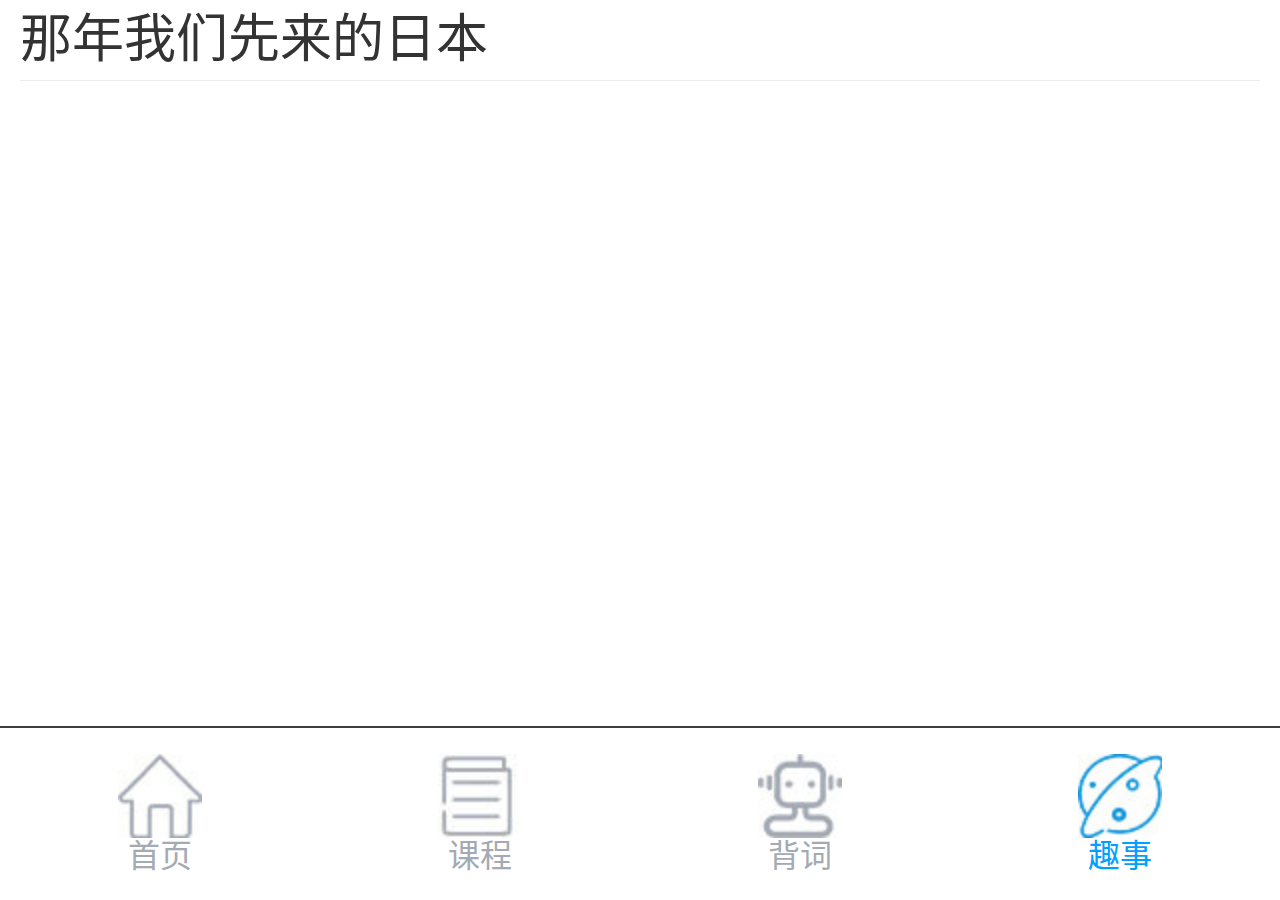
<file: news.html>
<!doctype html>
<html lang="zh-CN">
<head>
<meta charset="utf-8">
<meta http-equiv="X-UA-Compatible" content="IE=edge">
<meta name="viewport" content="width=device-width,initial-scale=1,maximum-scale=1,user-scalable=no">
<meta name="renderer" content="webkit">
<title>趣事</title>
<link rel="stylesheet" href="css/mormalize.css">
<link rel="stylesheet" href="css/animate.css">
<link rel="stylesheet" href="css/swiper.min.css">
<link rel="stylesheet" href="css/index.css">
<script src="js/fontsize.js"></script>
<script src="js/jquery-1.11.3.min.js"></script>
<script src="js/swiper.min.js"></script>


<meta name="keywords" content="" />
<meta name="description" content="" />
<style>
	.news-list {
		padding:0 .1rem;
	}
	.news-list li {
		overflow:hidden;
		border-bottom:1px solid #eceef0;
		box-shadow:0 1px 1px #fff;
		font-weight:normal;
		height:.4rem;
		line-height:.4rem;
		font-size:.26rem;
	}
	.news-list li a{
		color: #333;
	}

</style>
<ul class="news-list">
    <li><a href="album.html">那年我们先来的日本</a></li>
   
</ul>




<div style="width: 6.4rem;height: .86rem"></div>
<footer>
	<a href="index.html">
		<img src="images/icon1-1.jpg" alt="">
		<p>首页</p>
	</a>
	<a href="course.html">
		<img src="images/icon2-1.jpg" alt="">
		<p>课程</p>
	</a>
	<a class="remember" href="javascript:void(0);">
		<img src="images/icon3-1.jpg" alt="">
		<p>背词</p>
	</a>
	<a href="news.html">
		<img src="images/icon4-2.jpg" alt="">
		<p class="active">趣事</p>
	</a>
</footer>
</head>
</html>
</file>
<file: css/mormalize.css>
/* Document
   ========================================================================== */
 
/**
 * 1. Correct the line height in all browsers.
 * 2. Prevent adjustments of font size after orientation changes in iOS.
 */
 
html {
  line-height: 1.15; /* 1 */
  -webkit-text-size-adjust: 100%; /* 2 */
}
 
/* Sections
   ========================================================================== */
 
/**
 * Remove the margin in all browsers.
 */
 
body {
  margin: 0;
}
 
/**
 * Render the `main` element consistently in IE.
 */
 
main {
  display: block;
}
 
/**
 * Correct the font size and margin on `h1` elements within `section` and
 * `article` contexts in Chrome, Firefox, and Safari.
 */
 
h1 {
  font-size: 2em;
  margin: 0.67em 0;
}
 
/* Grouping content
   ========================================================================== */
 
/**
 * 1. Add the correct box sizing in Firefox.
 * 2. Show the overflow in Edge and IE.
 */
 
hr {
  box-sizing: content-box; /* 1 */
  height: 0; /* 1 */
  overflow: visible; /* 2 */
}
 
/**
 * 1. Correct the inheritance and scaling of font size in all browsers.
 * 2. Correct the odd `em` font sizing in all browsers.
 */
 
pre {
  font-family: monospace, monospace; /* 1 */
  font-size: 1em; /* 2 */
}
 
/* Text-level semantics
   ========================================================================== */
 
/**
 * Remove the gray background on active links in IE 10.
 */
 
a {
  background-color: transparent;
}
 
/**
 * 1. Remove the bottom border in Chrome 57-
 * 2. Add the correct text decoration in Chrome, Edge, IE, Opera, and Safari.
 */
 
abbr[title] {
  border-bottom: none; /* 1 */
  text-decoration: underline; /* 2 */
  text-decoration: underline dotted; /* 2 */
}
 
/**
 * Add the correct font weight in Chrome, Edge, and Safari.
 */
 
b,
strong {
  font-weight: bolder;
}
 
/**
 * 1. Correct the inheritance and scaling of font size in all browsers.
 * 2. Correct the odd `em` font sizing in all browsers.
 */
 
code,
kbd,
samp {
  font-family: monospace, monospace; /* 1 */
  font-size: 1em; /* 2 */
}
 
/**
 * Add the correct font size in all browsers.
 */
 
small {
  font-size: 80%;
}
 
/**
 * Prevent `sub` and `sup` elements from affecting the line height in
 * all browsers.
 */
 
sub,
sup {
  font-size: 75%;
  line-height: 0;
  position: relative;
  vertical-align: baseline;
}
 
sub {
  bottom: -0.25em;
}
 
sup {
  top: -0.5em;
}
 
/* Embedded content
   ========================================================================== */
 
/**
 * Remove the border on images inside links in IE 10.
 */
 
img {
  border-style: none;
}
 
/* Forms
   ========================================================================== */
 
/**
 * 1. Change the font styles in all browsers.
 * 2. Remove the margin in Firefox and Safari.
 */
 
button,
input,
optgroup,
select,
textarea {
  font-family: inherit; /* 1 */
  font-size: 100%; /* 1 */
  line-height: 1.15; /* 1 */
  margin: 0; /* 2 */
}
 
/**
 * Show the overflow in IE.
 * 1. Show the overflow in Edge.
 */
 
button,
input { /* 1 */
  overflow: visible;
}
 
/**
 * Remove the inheritance of text transform in Edge, Firefox, and IE.
 * 1. Remove the inheritance of text transform in Firefox.
 */
 
button,
select { /* 1 */
  text-transform: none;
}
 
/**
 * Correct the inability to style clickable types in iOS and Safari.
 */
 
button,
[type="button"],
[type="reset"],
[type="submit"] {
  -webkit-appearance: button;
}
 
/**
 * Remove the inner border and padding in Firefox.
 */
 
button::-moz-focus-inner,
[type="button"]::-moz-focus-inner,
[type="reset"]::-moz-focus-inner,
[type="submit"]::-moz-focus-inner {
  border-style: none;
  padding: 0;
}
 
/**
 * Restore the focus styles unset by the previous rule.
 */
 
button:-moz-focusring,
[type="button"]:-moz-focusring,
[type="reset"]:-moz-focusring,
[type="submit"]:-moz-focusring {
  outline: 1px dotted ButtonText;
}
 
/**
 * Correct the padding in Firefox.
 */
 
fieldset {
  padding: 0.35em 0.75em 0.625em;
}
 
/**
 * 1. Correct the text wrapping in Edge and IE.
 * 2. Correct the color inheritance from `fieldset` elements in IE.
 * 3. Remove the padding so developers are not caught out when they zero out
 *    `fieldset` elements in all browsers.
 */
 
legend {
  box-sizing: border-box; /* 1 */
  color: inherit; /* 2 */
  display: table; /* 1 */
  max-width: 100%; /* 1 */
  padding: 0; /* 3 */
  white-space: normal; /* 1 */
}
 
/**
 * Add the correct vertical alignment in Chrome, Firefox, and Opera.
 */
 
progress {
  vertical-align: baseline;
}
 
/**
 * Remove the default vertical scrollbar in IE 10+.
 */
 
textarea {
  overflow: auto;
}
 
/**
 * 1. Add the correct box sizing in IE 10.
 * 2. Remove the padding in IE 10.
 */
 
[type="checkbox"],
[type="radio"] {
  box-sizing: border-box; /* 1 */
  padding: 0; /* 2 */
}
 
/**
 * Correct the cursor style of increment and decrement buttons in Chrome.
 */
 
[type="number"]::-webkit-inner-spin-button,
[type="number"]::-webkit-outer-spin-button {
  height: auto;
}
 
/**
 * 1. Correct the odd appearance in Chrome and Safari.
 * 2. Correct the outline style in Safari.
 */
 
[type="search"] {
  -webkit-appearance: textfield; /* 1 */
  outline-offset: -2px; /* 2 */
}
 
/**
 * Remove the inner padding in Chrome and Safari on macOS.
 */
 
[type="search"]::-webkit-search-decoration {
  -webkit-appearance: none;
}
 
/**
 * 1. Correct the inability to style clickable types in iOS and Safari.
 * 2. Change font properties to `inherit` in Safari.
 */
 
::-webkit-file-upload-button {
  -webkit-appearance: button; /* 1 */
  font: inherit; /* 2 */
}
 
/* Interactive
   ========================================================================== */
 
/*
 * Add the correct display in Edge, IE 10+, and Firefox.
 */
 
details {
  display: block;
}
 
/*
 * Add the correct display in all browsers.
 */
 
summary {
  display: list-item;
}
 
/* Misc
   ========================================================================== */
 
/**
 * Add the correct display in IE 10+.
 */
 
template {
  display: none;
}
 
/**
 * Add the correct display in IE 10.
 */
 
[hidden] {
  display: none;
}

HTML, body, div, h1, h2, h3, h4, h5, h6, ul, ol, dl, li, dt, dd, p, blockquote,
pre, form, fieldset, table, th, td {
    border:none;
    font-family:"微软雅黑","黑体","宋体";
    font-size:14px;
    margin:0px;
    padding:0px;
    }
html,body{
    height: 100%;
    width: 100%;
    }
address, caption, cite, code, dfn, em, strong, th, var {
    font-style: normal;
    font-weight: normal;
}
a{
    text-decoration:none;
}
a:link{
    color:#fff;
}
a:visited{
    color:#fff;
}
a:hover{
    color:#fff;
}
a:active{
    color:#fff;
}
input::-ms-clear{
    display:none;
    }
input::-ms-reveal{
    display:none;
}
input{
    -webkit-appearance: none;
    margin: 0;
    outline: none;
    padding: 0;
}
input::-webkit-input-placeholder{
    color: #ccc;
}
input::-ms-input-placeholder{
    color: #ccc;
}
input::-moz-placeholder{
    color: #ccc;
}
input[type=submit],input[type=button]{
    cursor: pointer;
}
button[disabled], input[disabled] {
    cursor: default;
}
img{
    border:none;
}
ul,ol,li{
    list-style-type:none;
}
a,img{display: block;
}
/*公共方法*/
.clear{
    clear: both;
}
.clearleft{
    clear: left;
}
.clearright{
    clear: right;
}
.floatleft{
    float: left;
}
.floatright{
    float: right;
}
.cursor{
    cursor: pointer;
}
/*背景及色值表*/
.bg000{
    background: #000;
}
.color000{
    color: #000;
}
</file>
<file: css/cnjp.css>
.tit{
     font-size: 0.3rem;
     line-height: 0.6rem;
     margin-left: 0.2rem;
}
.startcn,.txt,.answerTxt p{
  font-size: .2rem;
}
 .startcn,.answer,.cnjp{
     width: 2rem;
     height: 0.4rem;
     border-radius: 0.2rem;
     background: #2f93ff;
     color: #fff;
     text-align: center;
     line-height: 0.4rem;
     font-size: 0.2rem;
     margin: 0.1rem 0;
     margin-left: 0.2rem;
}
 #top-line {
     width:100%;
     height:0.03rem;
     line-height:0;
     font-size:0;
     overflow:hidden;
     text-align:center;
     z-index:1;
     background-color:#0fa6ea;
     background:-webkit-linear-gradient(left,rgba(15,166,234,1) 0,rgba(89,204,24,1) 10%,rgba(15,166,234,1) 60%,rgba(15,166,234,1) 100%);
     background:-moz-linear-gradient(left,rgba(15,166,234,1) 0,rgba(89,204,24,1) 10%,rgba(15,166,234,1) 60%,rgba(15,166,234,1) 100%);
     background:-ms-linear-gradient(left,rgba(15,166,234,1) 0,rgba(89,204,24,1) 10%,rgba(15,166,234,1) 60%,rgba(15,166,234,1) 100%);
     background:linear-gradient(left,rgba(15,166,234,1) 0,rgba(89,204,24,1) 10%,rgba(15,166,234,1) 60%,rgba(15,166,234,1) 100%);
}
 #tabs-container {
    /*height:4rem;
     */
}
 #tabs {
     border-top:0.02rem solid #9ac7ed;
     background:url(images/headbg.png) no-repeat left top #f9fafa;
     background-size:auto 100%;
     width:100%;
     height:0.38rem;
     overflow:hidden;
}
 #tabs a {
     font-weight:normal;
     text-align:center;
     float:left;
     width:0.64rem;
     height:0.38rem;
     line-height:0.38rem;
     color:#2a70be;
     text-decoration:none;
}
 #tabs a.active {
     border-top:0.02rem solid #2a70be;
     margin-top:-0.02rem;
     background-image:url(images/tab_ui.png);
     background-repeat:no-repeat;
     -webkit-background-size:0.64rem 0.39rem;
     -moz-background-size:0.64rem 0.39rem;
     -o-background-size:0.64rem 0.39rem;
     background-size:0.64rem 0.39rem;
     background-position:left top;
     color:#c14545;
}
 .word-list {
     padding:0.1rem;
     border-bottom:0.01rem solid #eceef0;
     box-shadow:0 0.01rem 0.01rem #fff;
     font-weight:normal;
     font-size:80%;
}
 .startcn,.txt,.answerTxt{
     display: none;
}
 .select {
     display: inline-block;
     width: 3rem;
     position: relative;
     vertical-align: middle;
     padding: 0;
     overflow: hidden;
     background-color: #fff;
     color: #555;
     border: 1px solid #aaa;
     text-shadow: none;
     border-radius: 0.04rem;
     transition: box-shadow 0.25s ease;
     z-index: 2;
     margin-left: 0.2rem;
}
 .select:hover {
     box-shadow: 0 0.01rem 0.04rem rgba(0, 0, 0, 0.15);
}
 .select:before {
     content: "";
     position: absolute;
     width: 0;
     height: 0;
     border: 10px solid transparent;
     border-top-color: #ccc;
     top: 0.14rem;
     right: 0.1rem;
     cursor: pointer;
     z-index: -2;
}
 .select select {
     cursor: pointer;
     padding: 0.1rem;
     width: 100%;
     border: none;
     background: transparent;
     background-image: none;
     -webkit-appearance: none;
     -moz-appearance: none;
}
 .select select:focus {
     outline: none;
}
 .txt,.answerTxt p{
     font-size: 0.18rem;
     margin-left: 0.2rem;
}
</file>
<file: css/jpcn.css>
.tit{
     font-size: 0.3rem;
     line-height: 0.6rem;
     margin-left: 0.2rem;
}
 .startcn,.answer,.cnjp{
     width: 2rem;
     height: 0.4rem;
     border-radius: 0.2rem;
     background: #2f93ff;
     color: #fff;
     text-align: center;
     line-height: 0.4rem;
     font-size: 0.2rem;
     margin: 0.1rem 0;
     margin-left: 0.2rem;
}
 #top-line {
     width:100%;
     height:0.03rem;
     line-height:0;
     font-size:0;
     overflow:hidden;
     text-align:center;
     z-index:1;
     background-color:#0fa6ea;
     background:-webkit-linear-gradient(left,rgba(15,166,234,1) 0,rgba(89,204,24,1) 10%,rgba(15,166,234,1) 60%,rgba(15,166,234,1) 100%);
     background:-moz-linear-gradient(left,rgba(15,166,234,1) 0,rgba(89,204,24,1) 10%,rgba(15,166,234,1) 60%,rgba(15,166,234,1) 100%);
     background:-ms-linear-gradient(left,rgba(15,166,234,1) 0,rgba(89,204,24,1) 10%,rgba(15,166,234,1) 60%,rgba(15,166,234,1) 100%);
     background:linear-gradient(left,rgba(15,166,234,1) 0,rgba(89,204,24,1) 10%,rgba(15,166,234,1) 60%,rgba(15,166,234,1) 100%);
}
 #tabs-container {
    /*height:4rem;
     */
}
 #tabs {
     border-top:0.02rem solid #9ac7ed;
     background:url(images/headbg.png) no-repeat left top #f9fafa;
     background-size:auto 100%;
     width:100%;
     height:0.38rem;
     overflow:hidden;
}
 #tabs a {
     font-weight:normal;
     text-align:center;
     float:left;
     width:0.64rem;
     height:0.38rem;
     line-height:0.38rem;
     color:#2a70be;
     text-decoration:none;
}
 #tabs a.active {
     border-top:0.02rem solid #2a70be;
     margin-top:-0.02rem;
     background-image:url(images/tab_ui.png);
     background-repeat:no-repeat;
     -webkit-background-size:0.64rem 0.39rem;
     -moz-background-size:0.64rem 0.39rem;
     -o-background-size:0.64rem 0.39rem;
     background-size:0.64rem 0.39rem;
     background-position:left top;
     color:#c14545;
}
 .word-list {
     padding:0.1rem;
     border-bottom:0.01rem solid #eceef0;
     box-shadow:0 0.01rem 0.01rem #fff;
     font-weight:normal;
     font-size:80%;
}
 .startcn,.txt,.answerTxt{
     display: none;
     
}
.startcn,.txt,.answerTxt p{
  font-size: .2rem;
}
 .select {
     display: inline-block;
     width: 3rem;
     position: relative;
     vertical-align: middle;
     padding: 0;
     overflow: hidden;
     background-color: #fff;
     color: #555;
     border: 1px solid #aaa;
     text-shadow: none;
     border-radius: 0.04rem;
     transition: box-shadow 0.25s ease;
     z-index: 2;
     margin-left: 0.2rem;
}
 .select:hover {
     box-shadow: 0 0.01rem 0.04rem rgba(0, 0, 0, 0.15);
}
 .select:before {
     content: "";
     position: absolute;
     width: 0;
     height: 0;
     border: 10px solid transparent;
     border-top-color: #ccc;
     top: 0.14rem;
     right: 0.1rem;
     cursor: pointer;
     z-index: -2;
}
 .select select {
     cursor: pointer;
     padding: 0.1rem;
     width: 100%;
     border: none;
     background: transparent;
     background-image: none;
     -webkit-appearance: none;
     -moz-appearance: none;
}
 .select select:focus {
     outline: none;
}
 .txt,.answerTxt p{
     font-size: 0.18rem;
     margin-left: 0.2rem;
}
</file>
<file: css/index.css>
.banner{
     width: 5.8rem;
     height: 2.6rem;
     overflow: hidden;
     margin: 0 auto;
     margin-top: .3rem;
}
.banner .swiper-container1 {
     width: 100%;
     height: 100%;
}
.banner .swiper-slide {

     width: 100%;
     height: 100%;
     text-align: center;
     background: #fff;
 
}
.banner .swiper-slide img{width: 100%;height: 100%;display: block;
}
 .content{
     width: 5.3rem;
     margin: 0.4rem auto 0;
}
 .content ul li{
     width: 2.48rem;
     height: 1.1rem;
     float: left;
     border-radius: 0.08rem;
     margin-bottom: 0.3rem;
}
 .content ul li:nth-child(1){
     background: #e5f5ff;
}
 .content ul li:nth-child(2){
     background: #ebf1fe;
}
 .content ul li:nth-child(3){
     background: #fff2f1;
}
 .content ul li:nth-child(4){
     background: #fff9eb;
}
 .content ul li:nth-child(2n-1){
     margin-right: 0.3rem;
}
 .content ul li a{
     display: block;
}
 .content ul li div{
     width: 1.24rem;
     float: left;
}
 .content ul li div:nth-child(1){
}
 .content ul li div:nth-child(2) img{
     width: 0.8rem;
     height: 0.8rem;
     border-radius: 50%;
     margin: 0.14rem;
     display: block;
}
 .content ul li p{
     margin-left: 0.3rem;
}
 .content ul li p.tit{
     font-size: 0.22rem;
     color: #272929;
     margin-top: 0.3rem;
}
 .content ul li p.tit-con{
     font-size: 0.16rem;
     color: #798188;
     margin-top: 0.1rem;
}
 .photo{
     width: 5.24rem;
     height: 3.9rem;
     margin: 0 auto;
}
 .photo img{
     display: block;
     width: 100%;
     height: 100%;
}

/*course*/
















 footer{
     position: fixed;
     left:0;
     bottom:0;
     width: 6.4rem;
     height: 0.86rem;
     background: #fff;
     border-top: 0.01rem solid #3e3e3e;
     display : flex;
    /*display: -webkit-box;
     */
     -webkit-box-align: center;
     -webkit-align-items: center;
     align-items: center;
     justify-content:space-around;
     flex-direction: row;
     margin: 0 auto;
}
/* footer a{
     flex:space-around;
}
*/
  footer a img{
    width: .42rem;
    height: .42rem;
  }
 footer a p{
     font-size: 0.16rem;
     color: #a4aab3;
     text-align: center;
}
 footer a p.active{
     color: #00a0ff;
}
</file>
